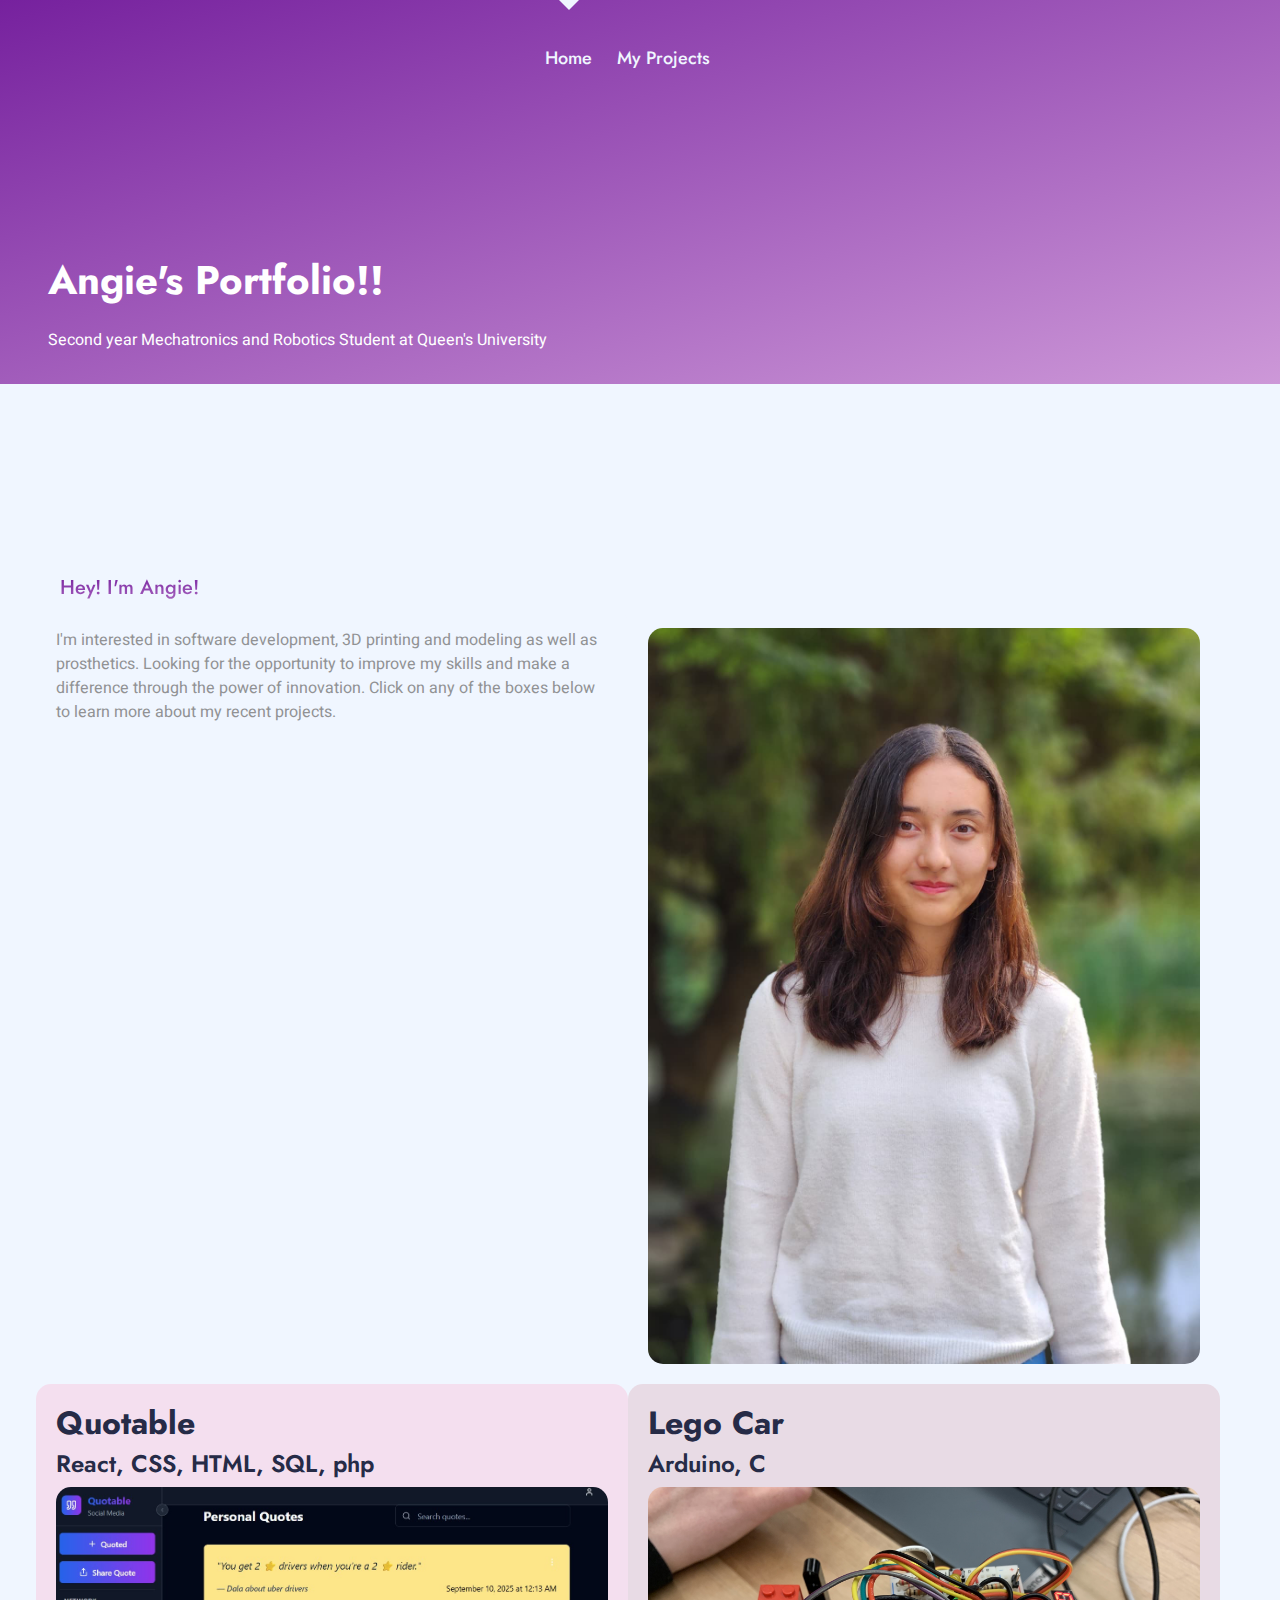
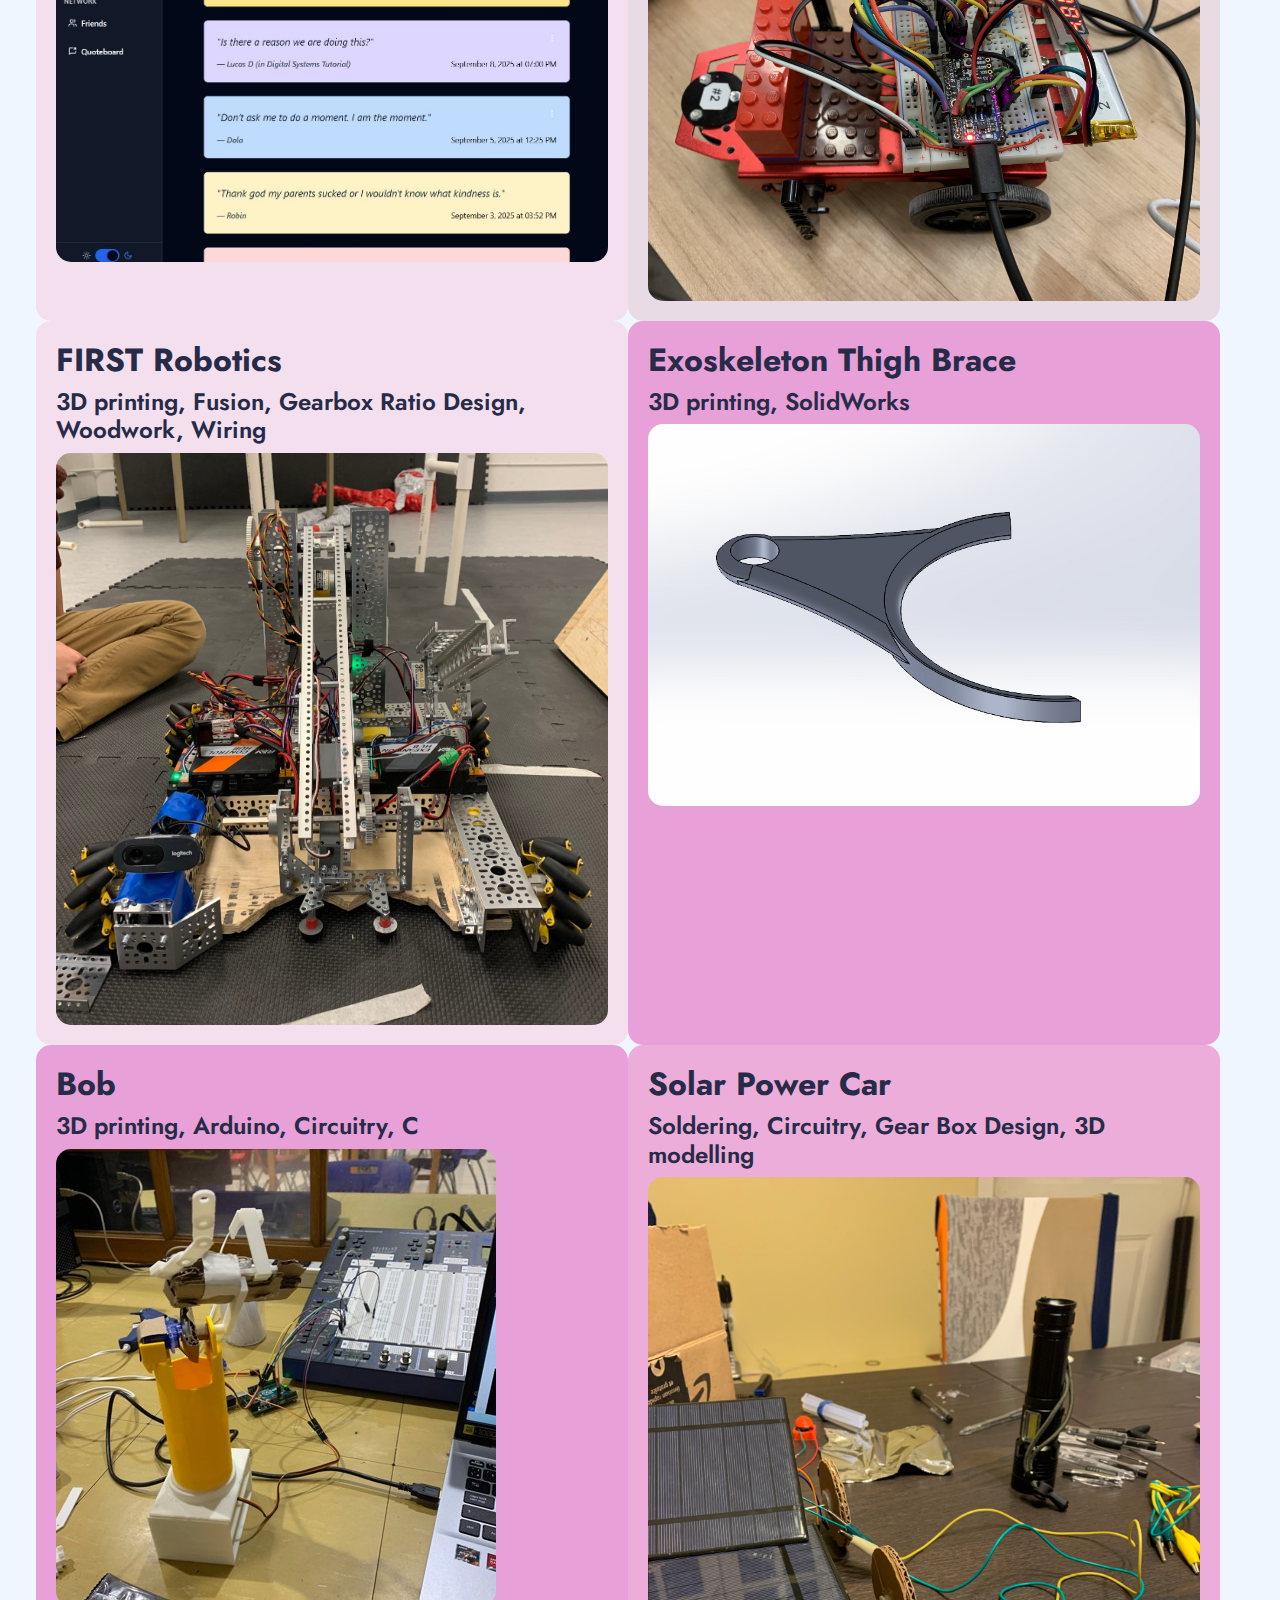
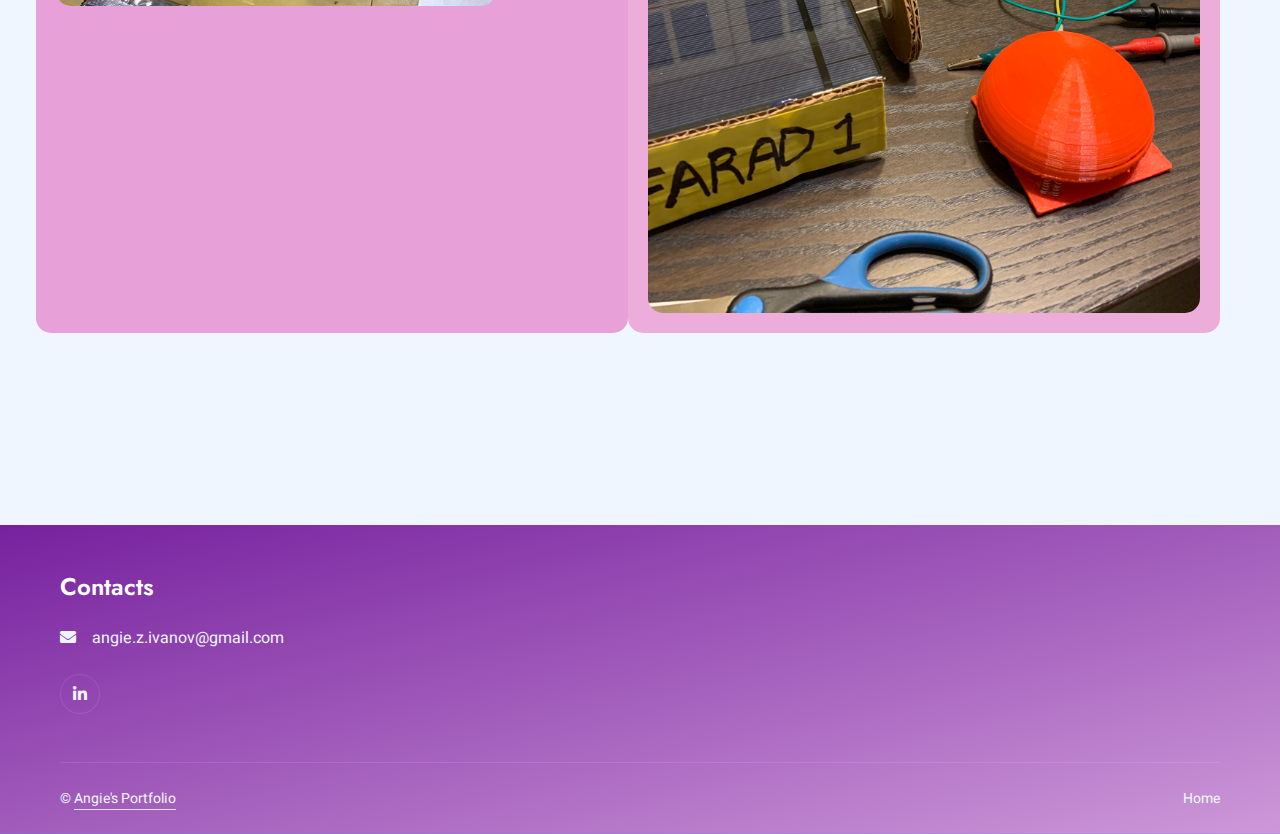
<file: index.html>
<!DOCTYPE html>
<html lang="en">

<head>
    <meta charset="utf-8">
    <title>Angie's Portfolio</title>
    <meta content="width=device-width, initial-scale=1.0" name="viewport">
    <meta content="" name="keywords">
    <meta content="" name="description">

    <!-- Google Web Fonts -->
    <link rel="preconnect" href="https://fonts.googleapis.com">
    <link rel="preconnect" href="https://fonts.gstatic.com" crossorigin>
    <link href="https://fonts.googleapis.com/css2?family=Heebo:wght@400;500&family=Jost:wght@500;600;700&display=swap" rel="stylesheet"> 
    <!-- Icon Font Stylesheet -->
    <link href="https://cdnjs.cloudflare.com/ajax/libs/font-awesome/5.10.0/css/all.min.css" rel="stylesheet">
   

    <!-- Libraries Stylesheet -->
    <link href="HomePage/lib/animate/animate.min.css" rel="stylesheet">
    <link href="HomePage/lib/owlcarousel/assets/owl.carousel.min.css" rel="stylesheet">

    <!-- Customized Bootstrap Stylesheet -->
    <link href="HomePage/css/bootstrap.min.css" rel="stylesheet">

    <!-- Main CSS Stylesheet -->
    <link href="HomePage/css/style.css" rel="stylesheet">
</head>

<body data-bs-spy="scroll" data-bs-target=".navbar" data-bs-offset="51">
    <div class="container-xxl bg-white p-0">

        <!------------------------------- NavBar ---------------------------------------------->
        <div class="container-xxl position-relative p-0" id="home">
            <nav class="navbar navbar-expand-lg navbar-light px-4 px-lg-5 py-3 py-lg-0 d-flex align-items-center justify-content-between">
                <!-- Left: Logo -->
<!--                 <a href="" class="navbar-brand p-0">
                    <h1 class="m-0">Angie's Portfolio</h1>
                </a> -->

                <!-- Right: Toggler (mobile only) -->
                <button class="navbar-toggler ms-auto" type="button" data-bs-toggle="collapse" data-bs-target="#navbarCollapse">
                    <span class="fa fa-bars"></span>
                </button>

                <!-- Collapse Nav (centered links only) -->
                <div class="collapse navbar-collapse justify-content-center" id="navbarCollapse">
                    <div class="navbar-nav py-0">
                        <a href="#home" class="nav-item nav-link active">Home</a>
                        <a href="#about" class="nav-item nav-link">My Projects</a>
                    </div>
                </div>
              
            </nav>

           <div class="container-xxl bg-primary hero-header">
  <div class="container px-lg-5">
    <div class="row align-items-center justify-content-between">
      
      <!-- Left: Text -->
      <div class="col-lg-6 text-center text-lg-start">
        <h1 class="text-white mb-4 animated slideInDown">Angie's Portfolio!!</h1>
        <p class="text-white pb-3 animated slideInDown">
          Second year Mechatronics and Robotics Student at Queen's University
        </p>
      </div>

      <!-- Right: Image -->
      <!-- <div class="col-lg-6 d-flex justify-content-center justify-content-lg-end align-items-center wow fadeInUp" data-wow-delay="0.3s">
        <img class="img-fluid hero-img" src="HomePage/img/headshot.jpeg" alt="Portfolio Image">
      </div> -->

    </div>
  </div>
</div>


<!--             <div class="container-xxl bg-primary hero-header">
                <div class="container px-lg-10">
                    <div class="row g-5">
                        <div class="col-lg-8 text-center text-lg-start">
                            <h1 class="text-white mb-4 animated slideInDown">Capture the chaos, one quote at a time.</h1>
                            <p class="text-white pb-3 animated slideInDown">Some Descriptions...Tempor rebum no at dolore lorem clita rebum rebum ipsum rebum stet dolor sed justo kasd. Ut dolor sed magna dolor sea diam. Sit diam sit justo amet ipsum vero ipsum clita lorem</p>
                            <a href="" class="btn btn-primary-gradient py-sm-3 px-4 px-sm-5 rounded-pill me-3 animated slideInLeft">Get App</a>
                        </div>
                        <div class="col-lg-4 d-flex justify-content-center justify-content-lg-end wow fadeInUp" data-wow-delay="0.3s">

                             <div class="owl-carousel screenshot-carousel">
                                <img class="img-fluid" src="HomePage/img/index1.jpg" alt="">
                                <img class="img-fluid" src="HomePage/img/index2.jpg" alt="">
                                <img class="img-fluid" src="HomePage/img/index3.jpg" alt="">
                                <img class="img-fluid" src="HomePage/img/index4.jpg" alt="">
                                <img class="img-fluid" src="HomePage/img/index2.jpg" alt="">
                            </div> -->
                        </div>
                    </div>
                </div>
            </div> 
        </div>
        <!-- Navbar End Here -->


        <!-- About Start -->
        <div class="container-xxl py-5" id="about">
            <div class="container py-5 px-lg-5">
                <div class="row g-5 align-items-center">
                        <h5 class="text-primary-gradient fw-medium">Hey! I'm Angie!</h5>
                        <!-- <div class="intro" style="background-color: #da96ce;">
                        <h1 class="mb-4" style="color: #ffffff;">Check out my recent projects.... </h1>
                        <p class="mb-4" style="color: #ffffff;">I'm interested in software development, 3D printing and modeling as well as prosthetics.
                             Looking for the opportunity to improve my skills and make a difference through the power of innovation. Click on 
                            any of the boxes below to learn more about my recent projects. 
                        </p>
                    </div> -->

                      <div class ="row">
                    <div class="column" style="background-color: #F0F6FF">
                        <p>I'm interested in software development, 3D printing and modeling as well as prosthetics.
                             Looking for the opportunity to improve my skills and make a difference through the power of innovation. Click on 
                            any of the boxes below to learn more about my recent projects. </p>
                    </div>
                    <div class="column" style="background-color: #F0F6FF">
                       
                        <img class="img-fluid hero-img" src="HomePage/img/headshot.jpeg" alt="Portfolio Image">

                    </div>
                    </div>
<!-- 
                  <div class ="row">
                      <div class="column" style="background-color: #b673a7">
                        <a href="diffy.html" style="text-decoration: none; color: inherit">
                        <h2>Sediment Consistency Sampler</h2>
                         <h4>SolidWorks, 3D printing</h4>
                        <img class="img-fluid hero-img" src="HomePage/img/assm1.png" alt="Portfolio Image">
                        </a>
                    </div>
                     <div class="column" style="background-color: #f4dfef">
                        <a href="lens.html" style="text-decoration: none; color: inherit">
                        <h2>Centrifugal Lens</h2>
                        <h4>SolidWorks, 3D printing</h4>
                        <img class="img-fluid hero-img" src="HomePage/img/lens1.png" alt="Portfolio Image">
                        </a>
                    </div>
                    </div> -->

                  <div class ="row">
                    <div class="column" style="background-color: #f4dfef">
                        <a href="Quotable.html" style="text-decoration: none; color: inherit">
                        <h2>Quotable</h2>
                        <h4>React, CSS, HTML, SQL, php</h4>
                        <img class="img-fluid hero-img" src="HomePage/img/quotable.jpg" alt="Portfolio Image">
                        </a>
                    </div>
                    <div class="column" style="background-color: #e8dbe5">
                         <a href="Pike.html" style="text-decoration: none; color: inherit">
                        <h2>Lego Car</h2>
                         <h4>Arduino, C</h4>
                        <img class="img-fluid hero-img" src="HomePage/img/pike.jpg" alt="Portfolio Image">
                        </a>
                    </div>
                    </div>

                    
                    <div class ="row">
                    <div class="column" style="background-color: #f4dfef">
                        <a href="FTC.html" style="text-decoration: none; color: inherit">
                        <h2>FIRST Robotics</h2>
                         <h4>3D printing, Fusion, Gearbox Ratio Design, Woodwork, Wiring</h4>
                        <img class="img-fluid hero-img" src="HomePage/img/FTC.jpg" alt="Portfolio Image">
                        </a>
                    </div>
                    <div class="column" style="background-color: #e8a0d8">
                         <a href="Brace.html" style="text-decoration: none; color: inherit">
                        <h2>Exoskeleton Thigh Brace</h2>
                         <h4>3D printing, SolidWorks</h4>
                         <!--Image-->
                        <img class="img-fluid hero-img" src="HomePage/img/thigh_brace.jpg" alt="Portfolio Image">
                        </a>
                    </div>
                    </div>

                      <div class ="row">
                   <div class="column" style="background-color: #e8a0d8">
                        <a href="Bob.html" style="text-decoration: none; color: inherit">
                        <h2>Bob</h2>
                         <h4>3D printing, Arduino, Circuitry, C</h4>
                        <img class="img-fluid hero-img" src="HomePage/img/bob.jpg" alt="Portfolio Image">
                        </a>
                    </div>
                       <div class="column" style="background-color: #ecadda">
                       <a href="farad.html" style="text-decoration: none; color: inherit">
                        <h2>Solar Power Car</h2>
                         <h4>Soldering, Circuitry, Gear Box Design, 3D modelling</h4>
                       <img class="img-fluid hero-img" src="HomePage/img/farad.JPG" alt="Portfolio Image">
                        </a>
                    </div>
                    </div>

                    <!--idk if I want to add the water filtration unit tbh-->
                     <!-- <div class ="row">
                    <div class="column" style="background-color: #fea5e9">
                        <a href="Filter.html" style="text-decoration: none; color: inherit">
                        <h2>Water Filtration Unit</h2>
                       <img class="img-fluid hero-img" src="" alt="Portfolio Image">
                        </a>
                    </div>
                       <div class="column" style="background-color: #F0F6FF">
                    </div>
                    </div> -->

                   </div>

                </div>
            </div>
        </div>
        <!-- About End -->

        <!-- Footer Start -->
        <div class="container-fluid bg-primary text-light footer wow fadeIn" data-wow-delay="0.1s">
            <div class="container py-5 px-lg-5">
                <div class="row g-5">
                    <div class="col-md-6 col-lg-3">
                        <h4 class="text-white mb-4">Contacts</h4>

                        <p><i class="fa fa-envelope me-3"></i>angie.z.ivanov@gmail.com</p>
                        <div class="d-flex pt-2">
                            <a class="btn btn-outline-light btn-social" href="https://www.linkedin.com/in/angie-ivanov2006" traget="_blank"><i class="fab fa-linkedin-in"></i></a>
                        </div>
                    </div>
                    <div class="col-md-6 col-lg-3">
                        <!-- <h4 class="text-white mb-4">Quick Link</h4> -->
                        <!-- <a class="btn btn-link" href="">My Projects</a> -->
                        <!-- <a class="btn btn-link" href="">Privacy Policy</a>
                        <a class="btn btn-link" href="">Terms & Condition</a> -->
                    </div>
                    
                </div>
            </div>
            <div class="container px-lg-5">
                <div class="copyright">
                    <div class="row">
                        <div class="col-md-6 text-center text-md-start mb-3 mb-md-0">
                            &copy; <a class="border-bottom" href="#about">Angie's Portfolio</a> 
                        </div>
                        <div class="col-md-6 text-center text-md-end">
                            <div class="footer-menu">
                                <a href="#home">Home</a>
                            </div>
                        </div>
                    </div>
                </div>
            </div>
        </div>
        <!-- Footer End -->

    </div>

    <!-- JavaScript Libraries -->
    <script src="https://code.jquery.com/jquery-3.4.1.min.js"></script>
    <script src="https://cdn.jsdelivr.net/npm/bootstrap@5.0.0/dist/js/bootstrap.bundle.min.js"></script>
    <script src="HomePage/lib/wow/wow.min.js"></script>
    <script src="HomePage/lib/owlcarousel/owl.carousel.min.js"></script>

    <!-- Main Javascript -->

    <!-- <script src="HomePage/js/main.js"></script> -->

<!--     <script src="HomePage/js/main.js"></script> -->

</body>
</file>
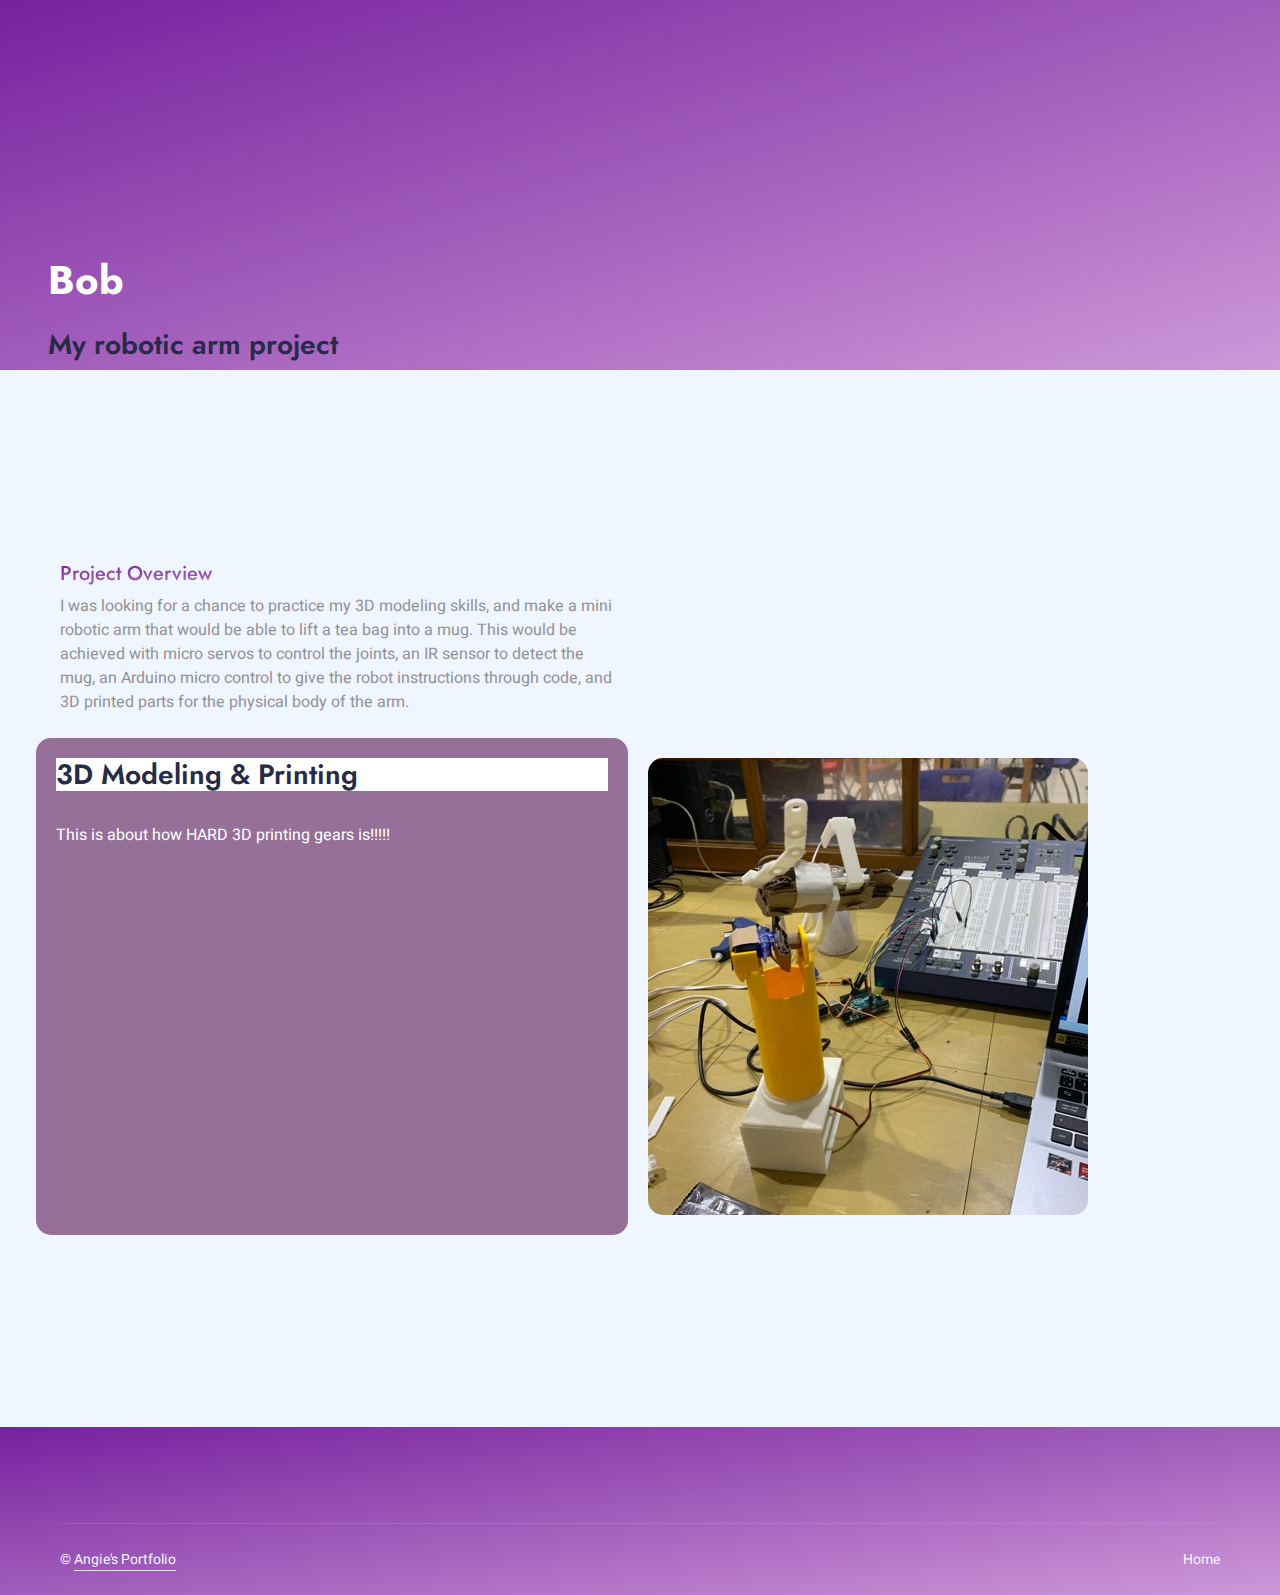
<file: Bob.html>
<!DOCTYPE html>
<html lang="en">

<head>
    <meta charset="utf-8">
    <title>Quotable</title>
    <meta content="width=device-width, initial-scale=1.0" name="viewport">
    <meta content="" name="keywords">
    <meta content="" name="description">

    <!-- Google Web Fonts -->
    <link rel="preconnect" href="https://fonts.googleapis.com">
    <link rel="preconnect" href="https://fonts.gstatic.com" crossorigin>
    <link href="https://fonts.googleapis.com/css2?family=Heebo:wght@400;500&family=Jost:wght@500;600;700&display=swap" rel="stylesheet"> 
    <!-- Icon Font Stylesheet -->
    <link href="https://cdnjs.cloudflare.com/ajax/libs/font-awesome/5.10.0/css/all.min.css" rel="stylesheet">
   

    <!-- Libraries Stylesheet -->
    <link href="HomePage/lib/animate/animate.min.css" rel="stylesheet">
    <link href="HomePage/lib/owlcarousel/assets/owl.carousel.min.css" rel="stylesheet">

    <!-- Customized Bootstrap Stylesheet -->
    <link href="HomePage/css/bootstrap.min.css" rel="stylesheet">

    <!-- Main CSS Stylesheet -->
    <link href="HomePage/css/style.css" rel="stylesheet">
</head>

<body data-bs-spy="scroll" data-bs-target=".navbar" data-bs-offset="51">
    <div class="container-xxl bg-white p-0">

        <!------------------------------- NavBar ---------------------------------------------->
        <div class="container-xxl position-relative p-0" id="home">
            <nav class="navbar navbar-expand-lg navbar-light px-4 px-lg-5 py-3 py-lg-0 d-flex align-items-center justify-content-between">
                <!-- Left: Logo -->
<!--                 <a href="" class="navbar-brand p-0">
                    <h1 class="m-0">Angie's Portfolio</h1>
                </a> -->

                <!-- Right: Toggler (mobile only) -->
                <button class="navbar-toggler ms-auto" type="button" data-bs-toggle="collapse" data-bs-target="#navbarCollapse">
                    <span class="fa fa-bars"></span>
                </button>

                <!-- Collapse Nav (centered links only) -->
                <div class="collapse navbar-collapse justify-content-center" id="navbarCollapse">
                    <div class="navbar-nav py-0">
                        <!-- <a href="index.html" class="nav-item nav-link active">Home</a> -->
                        <!-- <a href="#about" class="nav-item nav-link">My Projects</a> -->
                    </div>
                </div>
              
            </nav>

           <div class="container-l bg-primary hero-header">
  <div class="container px-lg-5">
    <div class="row align-items-center justify-content-between">
      
      <div class="col-lg-6 text-center text-lg-start">
        <h1 class="text-white mb-4 animated slideInDown">Bob</h1>
        <h3>My robotic arm project</h3>
      </div>

    </div>
  </div>
</div>


<!--             <div class="container-xxl bg-primary hero-header">
                <div class="container px-lg-10">
                    <div class="row g-5">
                        <div class="col-lg-8 text-center text-lg-start">
                            <h1 class="text-white mb-4 animated slideInDown">Capture the chaos, one quote at a time.</h1>
                            <p class="text-white pb-3 animated slideInDown">Some Descriptions...Tempor rebum no at dolore lorem clita rebum rebum ipsum rebum stet dolor sed justo kasd. Ut dolor sed magna dolor sea diam. Sit diam sit justo amet ipsum vero ipsum clita lorem</p>
                            <a href="" class="btn btn-primary-gradient py-sm-3 px-4 px-sm-5 rounded-pill me-3 animated slideInLeft">Get App</a>
                        </div>
                        <div class="col-lg-4 d-flex justify-content-center justify-content-lg-end wow fadeInUp" data-wow-delay="0.3s">

                             <div class="owl-carousel screenshot-carousel">
                                <img class="img-fluid" src="HomePage/img/index1.jpg" alt="">
                                <img class="img-fluid" src="HomePage/img/index2.jpg" alt="">
                                <img class="img-fluid" src="HomePage/img/index3.jpg" alt="">
                                <img class="img-fluid" src="HomePage/img/index4.jpg" alt="">
                                <img class="img-fluid" src="HomePage/img/index2.jpg" alt="">
                            </div> -->
                        </div>
                    </div>
                </div>
            </div> 
        </div>
        <!-- Navbar End Here -->


        <!-- About Start -->
        <div class="container-xxl py-5" id="about">
            <div class="container py-5 px-lg-5">
                <div class="row g-5 align-items-center">
                    <div class="col-lg-6 wow fadeInUp" data-wow-delay="0.1s">
                        <h5 class="text-primary-gradient fw-medium">Project Overview</h5>
                        <!-- <h1 class="mb-4">Check out my recent projects.... </h1> -->
                        <p class="mb-4">I was looking for a chance to practice my 3D modeling skills, and make a mini robotic arm that would be able
                            to lift a tea bag into a mug. This would be achieved with micro servos to control the joints, an IR sensor to detect the mug,
                            an Arduino micro control to give the robot instructions through code, and 3D printed parts for the physical body of the arm.
                        </p>
                    </div>

                  <!-- <div class ="row">
                    <div class="column" style="background-color: #f4dfef">
                        <h2>Quotable</h2>
                        <img class="img-fluid hero-img" src="HomePage/img/quotable.jpg" alt="Portfolio Image">
                    </div>
                    <div class="column" style="background-color: #e8a0d8">
                        <h2>Bob</h2>
                        <img class="img-fluid hero-img" src="HomePage/img/bob.jpg" alt="Portfolio Image">
                    </div>
                    </div> -->

                    <div class ="row">
                        <div class="column" style="background-color: #957098" >
                            <h3 style="background-color: #ffffff;">3D Modeling & Printing</h3>
                            <p style="color: #ffffff;">
                                <br>
                                This is about how HARD 3D printing gears is!!!!! 
                            </p>
                        </div>
                        <div class="column" style="background-color: #F0F6FF">
                                 <img class="img-fluid hero-img" src="HomePage/img/bob.jpg" alt="Portfolio Image">
                        </div>
                    </div>

                   </div>

                </div>
            </div>
        </div>
        <!-- About End -->

        <!-- Footer Start -->
        <div class="container-fluid bg-primary text-light footer wow fadeIn" data-wow-delay="0.1s">
            <div class="container py-5 px-lg-5">
            </div>
            <div class="container px-lg-5">
                <div class="copyright">
                    <div class="row">
                        <div class="col-md-6 text-center text-md-start mb-3 mb-md-0">
                            &copy; <a class="border-bottom" href="#about">Angie's Portfolio</a> 
                        </div>
                        <div class="col-md-6 text-center text-md-end">
                            <div class="footer-menu">
                                <a href="#home">Home</a>
                            </div>
                        </div>
                    </div>
                </div>
            </div>
        </div>
        <!-- Footer End -->

    </div>

    <!-- JavaScript Libraries -->
    <script src="https://code.jquery.com/jquery-3.4.1.min.js"></script>
    <script src="https://cdn.jsdelivr.net/npm/bootstrap@5.0.0/dist/js/bootstrap.bundle.min.js"></script>
    <script src="HomePage/lib/wow/wow.min.js"></script>
    <script src="HomePage/lib/owlcarousel/owl.carousel.min.js"></script>

    <!-- Main Javascript -->

    <!-- <script src="HomePage/js/main.js"></script> -->

<!--     <script src="HomePage/js/main.js"></script> -->

</body>
</file>
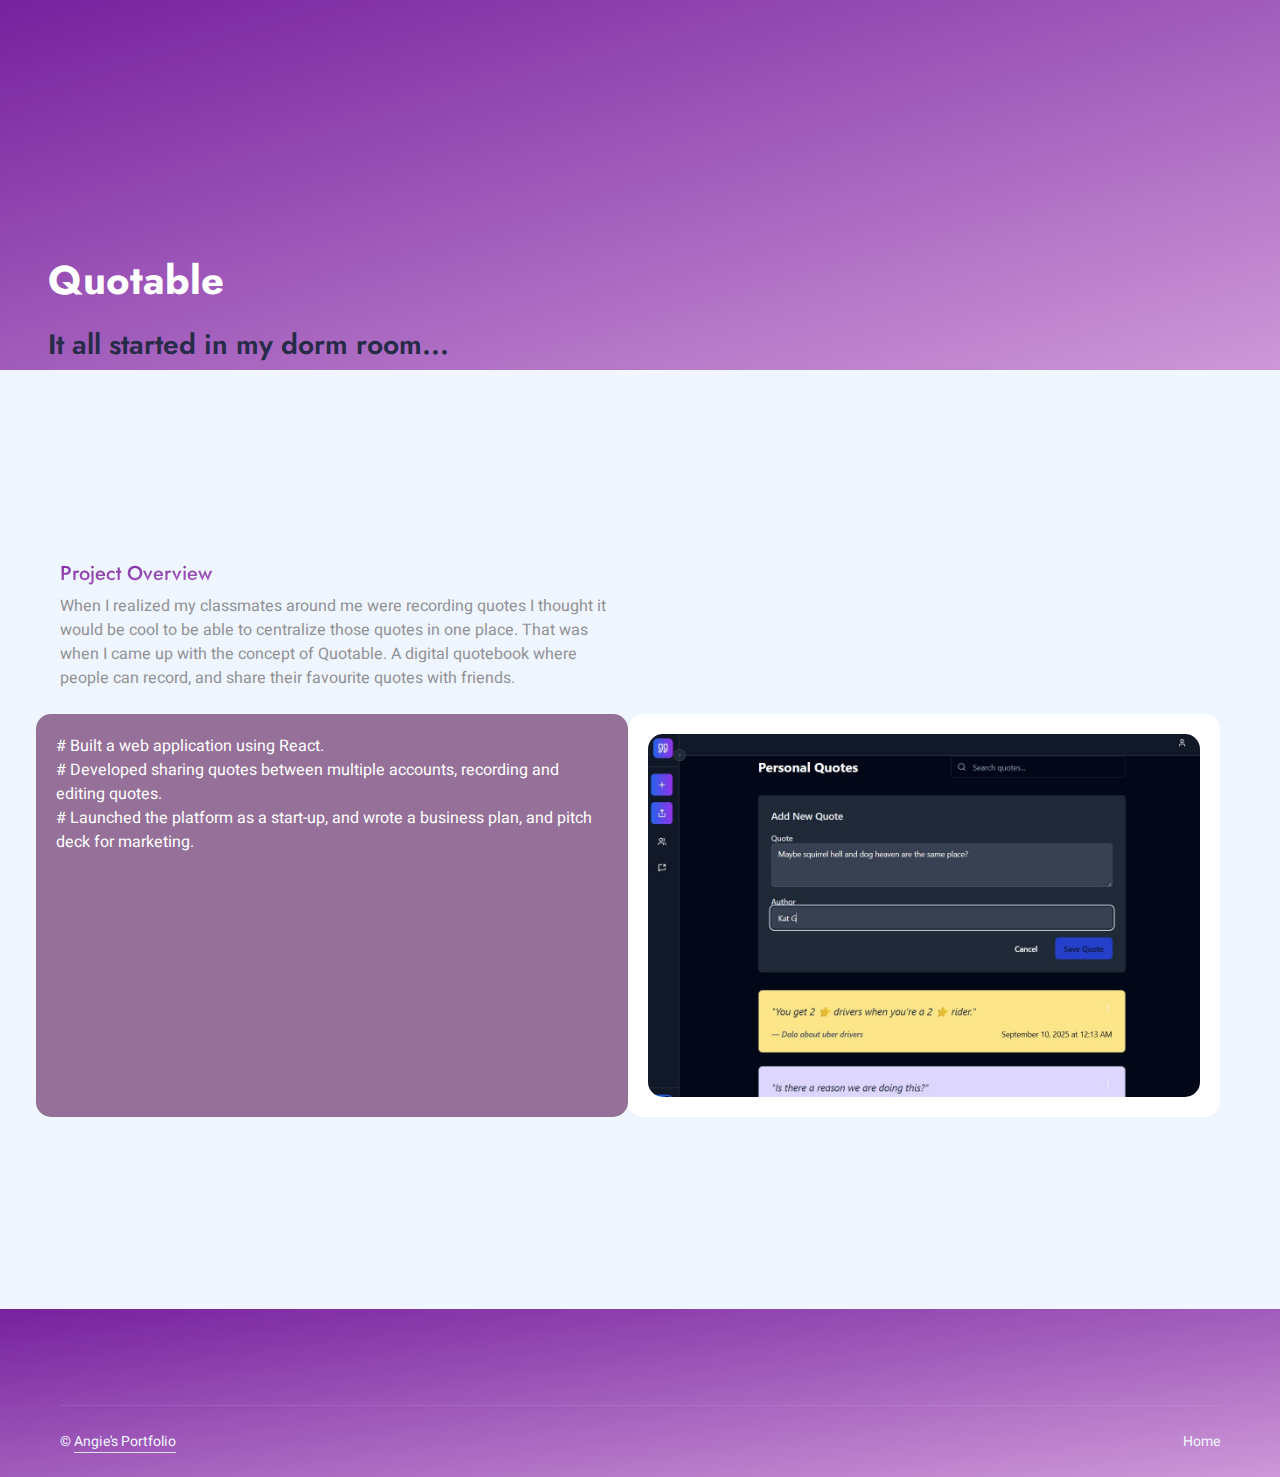
<file: Brace.html>
<!DOCTYPE html>
<html lang="en">

<head>
    <meta charset="utf-8">
    <title>Quotable</title>
    <meta content="width=device-width, initial-scale=1.0" name="viewport">
    <meta content="" name="keywords">
    <meta content="" name="description">

    <!-- Google Web Fonts -->
    <link rel="preconnect" href="https://fonts.googleapis.com">
    <link rel="preconnect" href="https://fonts.gstatic.com" crossorigin>
    <link href="https://fonts.googleapis.com/css2?family=Heebo:wght@400;500&family=Jost:wght@500;600;700&display=swap" rel="stylesheet"> 
    <!-- Icon Font Stylesheet -->
    <link href="https://cdnjs.cloudflare.com/ajax/libs/font-awesome/5.10.0/css/all.min.css" rel="stylesheet">
   

    <!-- Libraries Stylesheet -->
    <link href="HomePage/lib/animate/animate.min.css" rel="stylesheet">
    <link href="HomePage/lib/owlcarousel/assets/owl.carousel.min.css" rel="stylesheet">

    <!-- Customized Bootstrap Stylesheet -->
    <link href="HomePage/css/bootstrap.min.css" rel="stylesheet">

    <!-- Main CSS Stylesheet -->
    <link href="HomePage/css/style.css" rel="stylesheet">
</head>

<body data-bs-spy="scroll" data-bs-target=".navbar" data-bs-offset="51">
    <div class="container-xxl bg-white p-0">

        <!------------------------------- NavBar ---------------------------------------------->
        <div class="container-xxl position-relative p-0" id="home">
            <nav class="navbar navbar-expand-lg navbar-light px-4 px-lg-5 py-3 py-lg-0 d-flex align-items-center justify-content-between">
                <!-- Left: Logo -->
<!--                 <a href="" class="navbar-brand p-0">
                    <h1 class="m-0">Angie's Portfolio</h1>
                </a> -->

                <!-- Right: Toggler (mobile only) -->
                <button class="navbar-toggler ms-auto" type="button" data-bs-toggle="collapse" data-bs-target="#navbarCollapse">
                    <span class="fa fa-bars"></span>
                </button>

                <!-- Collapse Nav (centered links only) -->
                <div class="collapse navbar-collapse justify-content-center" id="navbarCollapse">
                    <div class="navbar-nav py-0">
                        <!-- <a href="index.html" class="nav-item nav-link active">Home</a> -->
                        <!-- <a href="#about" class="nav-item nav-link">My Projects</a> -->
                    </div>
                </div>
              
            </nav>

           <div class="container-l bg-primary hero-header">
  <div class="container px-lg-5">
    <div class="row align-items-center justify-content-between">
      
      <div class="col-lg-6 text-center text-lg-start">
        <h1 class="text-white mb-4 animated slideInDown">Quotable</h1>
        <h3>It all started in my dorm room...</h3>
      </div>

    </div>
  </div>
</div>


<!--             <div class="container-xxl bg-primary hero-header">
                <div class="container px-lg-10">
                    <div class="row g-5">
                        <div class="col-lg-8 text-center text-lg-start">
                            <h1 class="text-white mb-4 animated slideInDown">Capture the chaos, one quote at a time.</h1>
                            <p class="text-white pb-3 animated slideInDown">Some Descriptions...Tempor rebum no at dolore lorem clita rebum rebum ipsum rebum stet dolor sed justo kasd. Ut dolor sed magna dolor sea diam. Sit diam sit justo amet ipsum vero ipsum clita lorem</p>
                            <a href="" class="btn btn-primary-gradient py-sm-3 px-4 px-sm-5 rounded-pill me-3 animated slideInLeft">Get App</a>
                        </div>
                        <div class="col-lg-4 d-flex justify-content-center justify-content-lg-end wow fadeInUp" data-wow-delay="0.3s">

                             <div class="owl-carousel screenshot-carousel">
                                <img class="img-fluid" src="HomePage/img/index1.jpg" alt="">
                                <img class="img-fluid" src="HomePage/img/index2.jpg" alt="">
                                <img class="img-fluid" src="HomePage/img/index3.jpg" alt="">
                                <img class="img-fluid" src="HomePage/img/index4.jpg" alt="">
                                <img class="img-fluid" src="HomePage/img/index2.jpg" alt="">
                            </div> -->
                        </div>
                    </div>
                </div>
            </div> 
        </div>
        <!-- Navbar End Here -->


        <!-- About Start -->
        <div class="container-xxl py-5" id="about">
            <div class="container py-5 px-lg-5">
                <div class="row g-5 align-items-center">
                    <div class="col-lg-6 wow fadeInUp" data-wow-delay="0.1s">
                        <h5 class="text-primary-gradient fw-medium">Project Overview</h5>
                        <!-- <h1 class="mb-4">Check out my recent projects.... </h1> -->
                        <p class="mb-4">When I realized my classmates around me were recording quotes I thought it would be cool to be able to centralize those quotes in one place. That was when I came up with the concept of Quotable. 
                            A digital quotebook where people can record, and share their favourite quotes with friends. 
                        </p>
                    </div>

                  <!-- <div class ="row">
                    <div class="column" style="background-color: #f4dfef">
                        <h2>Quotable</h2>
                        <img class="img-fluid hero-img" src="HomePage/img/quotable.jpg" alt="Portfolio Image">
                    </div>
                    <div class="column" style="background-color: #e8a0d8">
                        <h2>Bob</h2>
                        <img class="img-fluid hero-img" src="HomePage/img/bob.jpg" alt="Portfolio Image">
                    </div>
                    </div> -->

                    <div class ="row">
                        <div class="column" style="background-color: #957098" >
                            <p style="color: #ffffff;">
                                # Built a web application using React.<br>
                                # Developed sharing quotes between multiple accounts, recording and editing quotes.<br>
                                # Launched the platform as a start-up, and wrote a business plan, and pitch deck for marketing.<br>
                            </p>
                        </div>
                        <div class="column" style="background-color: #ffffff">
                                 <img class="img-fluid hero-img" src="HomePage/img/quotes.jpg" alt="Portfolio Image">
                        </div>
                    </div>

                   </div>

                </div>
            </div>
        </div>
        <!-- About End -->

        <!-- Footer Start -->
        <div class="container-fluid bg-primary text-light footer wow fadeIn" data-wow-delay="0.1s">
            <div class="container py-5 px-lg-5">
            </div>
            <div class="container px-lg-5">
                <div class="copyright">
                    <div class="row">
                        <div class="col-md-6 text-center text-md-start mb-3 mb-md-0">
                            &copy; <a class="border-bottom" href="#about">Angie's Portfolio</a> 
                        </div>
                        <div class="col-md-6 text-center text-md-end">
                            <div class="footer-menu">
                                <a href="#home">Home</a>
                            </div>
                        </div>
                    </div>
                </div>
            </div>
        </div>
        <!-- Footer End -->

    </div>

    <!-- JavaScript Libraries -->
    <script src="https://code.jquery.com/jquery-3.4.1.min.js"></script>
    <script src="https://cdn.jsdelivr.net/npm/bootstrap@5.0.0/dist/js/bootstrap.bundle.min.js"></script>
    <script src="HomePage/lib/wow/wow.min.js"></script>
    <script src="HomePage/lib/owlcarousel/owl.carousel.min.js"></script>

    <!-- Main Javascript -->

    <!-- <script src="HomePage/js/main.js"></script> -->

<!--     <script src="HomePage/js/main.js"></script> -->

</body>
</file>
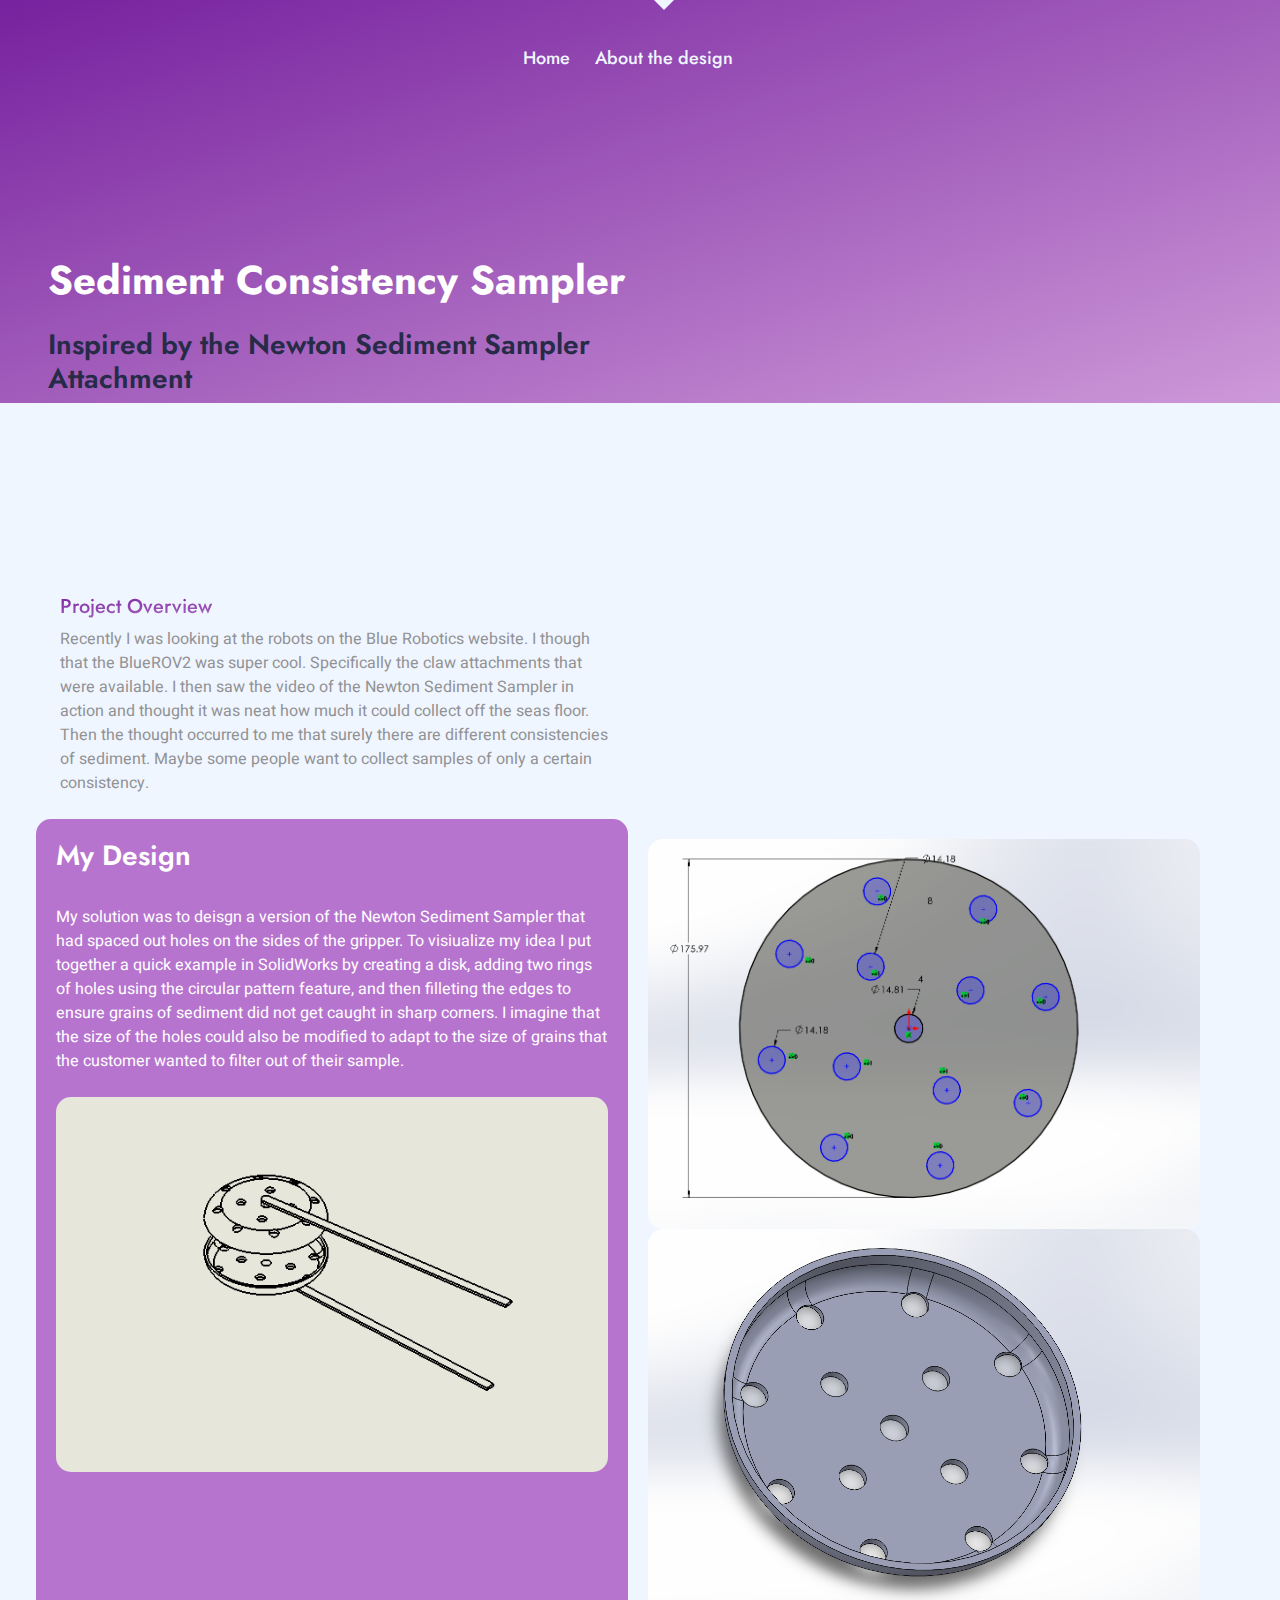
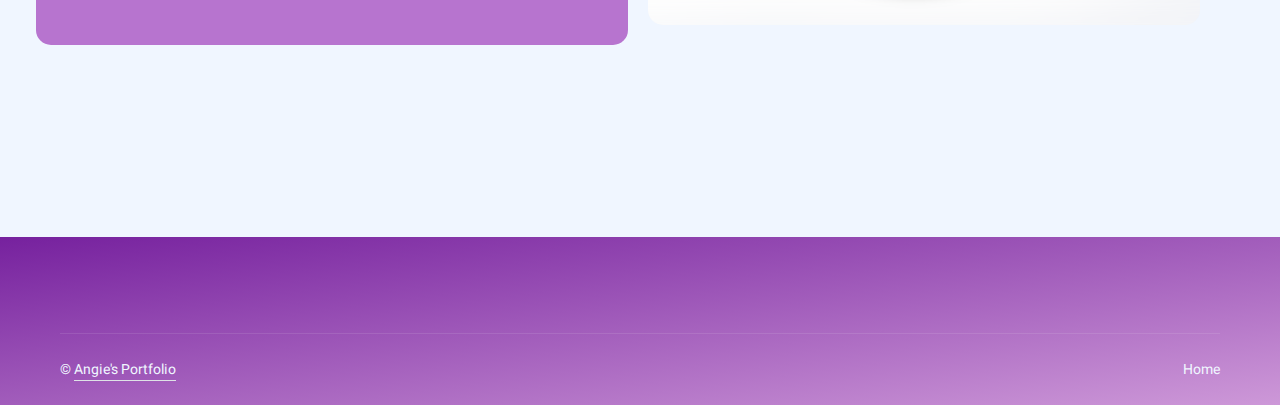
<file: diffy.html>
<!DOCTYPE html>
<html lang="en">

<head>
    <meta charset="utf-8">
    <title>Diffy</title>
    <meta content="width=device-width, initial-scale=1.0" name="viewport">
    <meta content="" name="keywords">
    <meta content="" name="description">

    <!-- Google Web Fonts -->
    <link rel="preconnect" href="https://fonts.googleapis.com">
    <link rel="preconnect" href="https://fonts.gstatic.com" crossorigin>
    <link href="https://fonts.googleapis.com/css2?family=Heebo:wght@400;500&family=Jost:wght@500;600;700&display=swap" rel="stylesheet"> 
    <!-- Icon Font Stylesheet -->
    <link href="https://cdnjs.cloudflare.com/ajax/libs/font-awesome/5.10.0/css/all.min.css" rel="stylesheet">
   

    <!-- Libraries Stylesheet -->
    <link href="HomePage/lib/animate/animate.min.css" rel="stylesheet">
    <link href="HomePage/lib/owlcarousel/assets/owl.carousel.min.css" rel="stylesheet">

    <!-- Customized Bootstrap Stylesheet -->
    <link href="HomePage/css/bootstrap.min.css" rel="stylesheet">

    <!-- Main CSS Stylesheet -->
    <link href="HomePage/css/style.css" rel="stylesheet">
</head>

<body data-bs-spy="scroll" data-bs-target=".navbar" data-bs-offset="51">
    <div class="container-xxl bg-white p-0">

        <!------------------------------- NavBar ---------------------------------------------->
        <div class="container-xxl position-relative p-0" id="home">
            <nav class="navbar navbar-expand-lg navbar-light px-4 px-lg-5 py-3 py-lg-0 d-flex align-items-center justify-content-between">
                <!-- Left: Logo -->
<!--                 <a href="" class="navbar-brand p-0">
                    <h1 class="m-0">Angie's Portfolio</h1>
                </a> -->

                <!-- Right: Toggler (mobile only) -->
                <button class="navbar-toggler ms-auto" type="button" data-bs-toggle="collapse" data-bs-target="#navbarCollapse">
                    <span class="fa fa-bars"></span>
                </button>

                <!-- Collapse Nav (centered links only) -->
                <div class="collapse navbar-collapse justify-content-center" id="navbarCollapse">
                    <div class="navbar-nav py-0">
                        <a href="index.html" class="nav-item nav-link active">Home</a>
                        <a href="#about" class="nav-item nav-link">About the design</a>
                    </div>
                </div>
              
            </nav>

           <div class="container-l bg-primary hero-header">
  <div class="container px-lg-5">
    <div class="row align-items-center justify-content-between">
      
      <div class="col-lg-6 text-center text-lg-start">
        <h1 class="text-white mb-4 animated slideInDown">Sediment Consistency Sampler</h1>
        <h3>Inspired by the Newton Sediment Sampler Attachment</h3>
      </div>
    </div>
  </div>
</div>


<!--             <div class="container-xxl bg-primary hero-header">
                <div class="container px-lg-10">
                    <div class="row g-5">
                        <div class="col-lg-8 text-center text-lg-start">
                            <h1 class="text-white mb-4 animated slideInDown">Capture the chaos, one quote at a time.</h1>
                            <p class="text-white pb-3 animated slideInDown">Some Descriptions...Tempor rebum no at dolore lorem clita rebum rebum ipsum rebum stet dolor sed justo kasd. Ut dolor sed magna dolor sea diam. Sit diam sit justo amet ipsum vero ipsum clita lorem</p>
                            <a href="" class="btn btn-primary-gradient py-sm-3 px-4 px-sm-5 rounded-pill me-3 animated slideInLeft">Get App</a>
                        </div>
                        <div class="col-lg-4 d-flex justify-content-center justify-content-lg-end wow fadeInUp" data-wow-delay="0.3s">

                             <div class="owl-carousel screenshot-carousel">
                                <img class="img-fluid" src="HomePage/img/index1.jpg" alt="">
                                <img class="img-fluid" src="HomePage/img/index2.jpg" alt="">
                                <img class="img-fluid" src="HomePage/img/index3.jpg" alt="">
                                <img class="img-fluid" src="HomePage/img/index4.jpg" alt="">
                                <img class="img-fluid" src="HomePage/img/index2.jpg" alt="">
                            </div> -->
                        </div>
                    </div>
                </div>
            </div> 
        </div>
        <!-- Navbar End Here -->


        <!-- About Start -->
        <div class="container-xxl py-5" id="about">
            <div class="container py-5 px-lg-5">
                <div class="row g-5 align-items-center">
                    <div class="col-lg-6 wow fadeInUp" data-wow-delay="0.1s">
                        <h5 class="text-primary-gradient fw-medium">Project Overview</h5>
                        <!-- <h1 class="mb-4">Check out my recent projects.... </h1> -->
                        <p class="mb-4"> Recently I was looking at the robots on the Blue Robotics website. I though that the BlueROV2 was super cool. Specifically the 
                            claw attachments that were available. I then saw the video of the Newton Sediment Sampler in action and thought it was neat how much it could 
                            collect off the seas floor. Then the thought occurred to me that surely there are different consistencies of sediment. Maybe some people want
                            to collect samples of only a certain consistency.
                        </p>
                    </div>

                  <!-- <div class ="row">
                    <div class="column" style="background-color: #f4dfef">
                        <h2>Quotable</h2>
                        <img class="img-fluid hero-img" src="HomePage/img/quotable.jpg" alt="Portfolio Image">
                    </div>
                    <div class="column" style="background-color: #e8a0d8">
                        <h2>Bob</h2>
                        <img class="img-fluid hero-img" src="HomePage/img/bob.jpg" alt="Portfolio Image">
                    </div>
                    </div> -->

                    <div class ="row">
                        <div class="column" style="background-color: #b774cf" >
                             <h3 style="color: #ffffff;">My Design</h3>
                            <p style="color: #ffffff;">
                                <br>
                                My solution was to deisgn a version of the Newton Sediment Sampler that had spaced out holes on the sides of the gripper.
                                To visiualize my idea I put together a quick example in SolidWorks by creating a disk, adding two rings of holes using the circular pattern feature,
                                and then filleting the edges to ensure grains of sediment did not get caught in sharp corners. I imagine that the size of the holes could also be modified to 
                                adapt to the size of grains that the customer wanted to filter out of their sample. <br><Br>
                                 <img class="img-fluid hero-img" src="HomePage/img/drawing_claw.png" alt="Portfolio Image">
                                <br>
                            </p>
                        </div>
                        <div class="column" style="background-color: #F0F6FF">
                                 <img class="img-fluid hero-img" src="HomePage/img/sketch_sides.png" alt="Portfolio Image">
                                 <img class="img-fluid hero-img" src="HomePage/img/half_claw.png" alt="Portfolio Image">
                        </div>
                    </div>

                    <!-- <div class ="row">
                        <div class="column" style="background-color: #ad44b5" >
                             <h3 style="color: #ffffff;">Designing the Gearbox</h3>
                            <p style="color: #ffffff;">
                               <br>
                
                            </p>
                        </div>
                        <div class="column" style="background-color: #F0F6FF">
                        
                        </div>
                    </div> -->

                   </div>

                </div>
            </div>
        </div>
        <!-- About End -->

        <!-- Footer Start -->
        <div class="container-fluid bg-primary text-light footer wow fadeIn" data-wow-delay="0.1s">
            <div class="container py-5 px-lg-5">
            </div>
            <div class="container px-lg-5">
                <div class="copyright">
                    <div class="row">
                        <div class="col-md-6 text-center text-md-start mb-3 mb-md-0">
                            &copy; <a class="border-bottom" href="#about">Angie's Portfolio</a> 
                        </div>
                        <div class="col-md-6 text-center text-md-end">
                            <div class="footer-menu">
                                <a href="#home">Home</a>
                            </div>
                        </div>
                    </div>
                </div>
            </div>
        </div>
        <!-- Footer End -->

    </div>

    <!-- JavaScript Libraries -->
    <script src="https://code.jquery.com/jquery-3.4.1.min.js"></script>
    <script src="https://cdn.jsdelivr.net/npm/bootstrap@5.0.0/dist/js/bootstrap.bundle.min.js"></script>
    <script src="HomePage/lib/wow/wow.min.js"></script>
    <script src="HomePage/lib/owlcarousel/owl.carousel.min.js"></script>

    <!-- Main Javascript -->

    <!-- <script src="HomePage/js/main.js"></script> -->

<!--     <script src="HomePage/js/main.js"></script> -->

</body>
</file>
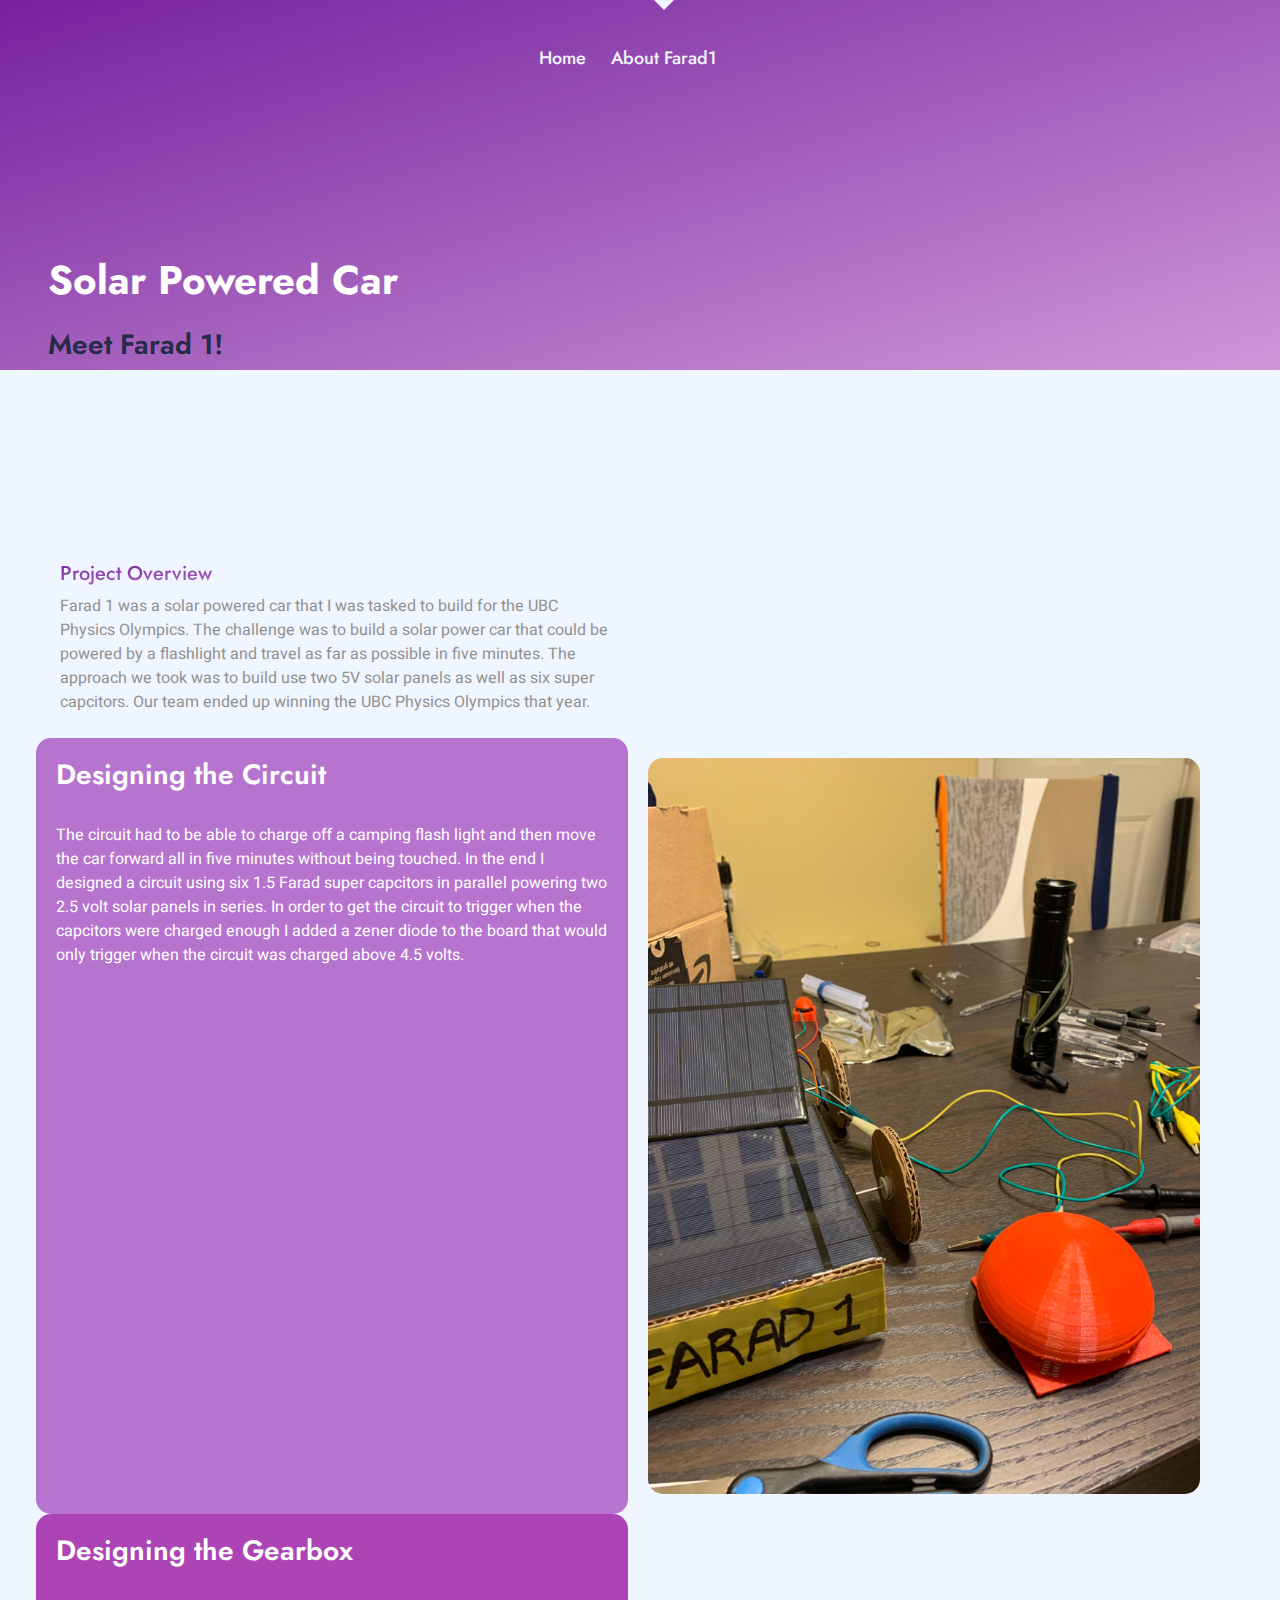
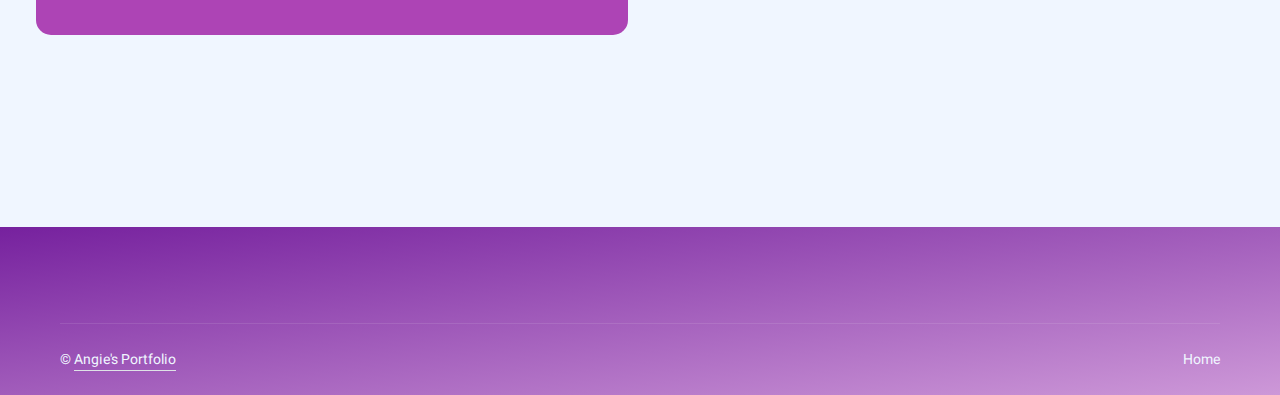
<file: farad.html>
<!DOCTYPE html>
<html lang="en">

<head>
    <meta charset="utf-8">
    <title>Quotable</title>
    <meta content="width=device-width, initial-scale=1.0" name="viewport">
    <meta content="" name="keywords">
    <meta content="" name="description">

    <!-- Google Web Fonts -->
    <link rel="preconnect" href="https://fonts.googleapis.com">
    <link rel="preconnect" href="https://fonts.gstatic.com" crossorigin>
    <link href="https://fonts.googleapis.com/css2?family=Heebo:wght@400;500&family=Jost:wght@500;600;700&display=swap" rel="stylesheet"> 
    <!-- Icon Font Stylesheet -->
    <link href="https://cdnjs.cloudflare.com/ajax/libs/font-awesome/5.10.0/css/all.min.css" rel="stylesheet">
   

    <!-- Libraries Stylesheet -->
    <link href="HomePage/lib/animate/animate.min.css" rel="stylesheet">
    <link href="HomePage/lib/owlcarousel/assets/owl.carousel.min.css" rel="stylesheet">

    <!-- Customized Bootstrap Stylesheet -->
    <link href="HomePage/css/bootstrap.min.css" rel="stylesheet">

    <!-- Main CSS Stylesheet -->
    <link href="HomePage/css/style.css" rel="stylesheet">
</head>

<body data-bs-spy="scroll" data-bs-target=".navbar" data-bs-offset="51">
    <div class="container-xxl bg-white p-0">

        <!------------------------------- NavBar ---------------------------------------------->
        <div class="container-xxl position-relative p-0" id="home">
            <nav class="navbar navbar-expand-lg navbar-light px-4 px-lg-5 py-3 py-lg-0 d-flex align-items-center justify-content-between">
                <!-- Left: Logo -->
<!--                 <a href="" class="navbar-brand p-0">
                    <h1 class="m-0">Angie's Portfolio</h1>
                </a> -->

                <!-- Right: Toggler (mobile only) -->
                <button class="navbar-toggler ms-auto" type="button" data-bs-toggle="collapse" data-bs-target="#navbarCollapse">
                    <span class="fa fa-bars"></span>
                </button>

                <!-- Collapse Nav (centered links only) -->
                <div class="collapse navbar-collapse justify-content-center" id="navbarCollapse">
                    <div class="navbar-nav py-0">
                        <a href="index.html" class="nav-item nav-link active">Home</a>
                        <a href="#about" class="nav-item nav-link">About Farad1</a>
                    </div>
                </div>
              
            </nav>

           <div class="container-l bg-primary hero-header">
  <div class="container px-lg-5">
    <div class="row align-items-center justify-content-between">
      
      <div class="col-lg-6 text-center text-lg-start">
        <h1 class="text-white mb-4 animated slideInDown">Solar Powered Car</h1>
        <h3>Meet Farad 1!</h3>
      </div>

    </div>
  </div>
</div>


<!--             <div class="container-xxl bg-primary hero-header">
                <div class="container px-lg-10">
                    <div class="row g-5">
                        <div class="col-lg-8 text-center text-lg-start">
                            <h1 class="text-white mb-4 animated slideInDown">Capture the chaos, one quote at a time.</h1>
                            <p class="text-white pb-3 animated slideInDown">Some Descriptions...Tempor rebum no at dolore lorem clita rebum rebum ipsum rebum stet dolor sed justo kasd. Ut dolor sed magna dolor sea diam. Sit diam sit justo amet ipsum vero ipsum clita lorem</p>
                            <a href="" class="btn btn-primary-gradient py-sm-3 px-4 px-sm-5 rounded-pill me-3 animated slideInLeft">Get App</a>
                        </div>
                        <div class="col-lg-4 d-flex justify-content-center justify-content-lg-end wow fadeInUp" data-wow-delay="0.3s">

                             <div class="owl-carousel screenshot-carousel">
                                <img class="img-fluid" src="HomePage/img/index1.jpg" alt="">
                                <img class="img-fluid" src="HomePage/img/index2.jpg" alt="">
                                <img class="img-fluid" src="HomePage/img/index3.jpg" alt="">
                                <img class="img-fluid" src="HomePage/img/index4.jpg" alt="">
                                <img class="img-fluid" src="HomePage/img/index2.jpg" alt="">
                            </div> -->
                        </div>
                    </div>
                </div>
            </div> 
        </div>
        <!-- Navbar End Here -->


        <!-- About Start -->
        <div class="container-xxl py-5" id="about">
            <div class="container py-5 px-lg-5">
                <div class="row g-5 align-items-center">
                    <div class="col-lg-6 wow fadeInUp" data-wow-delay="0.1s">
                        <h5 class="text-primary-gradient fw-medium">Project Overview</h5>
                        <!-- <h1 class="mb-4">Check out my recent projects.... </h1> -->
                        <p class="mb-4">Farad 1 was a solar powered car that I was tasked to build for the UBC Physics Olympics. The challenge
                            was to build a solar power car that could be powered by a flashlight and travel as far as possible in five minutes. The 
                            approach we took was to build use two 5V solar panels as well as six super capcitors. Our team ended up winning the UBC
                            Physics Olympics that year.
                        </p>
                    </div>

                  <!-- <div class ="row">
                    <div class="column" style="background-color: #f4dfef">
                        <h2>Quotable</h2>
                        <img class="img-fluid hero-img" src="HomePage/img/quotable.jpg" alt="Portfolio Image">
                    </div>
                    <div class="column" style="background-color: #e8a0d8">
                        <h2>Bob</h2>
                        <img class="img-fluid hero-img" src="HomePage/img/bob.jpg" alt="Portfolio Image">
                    </div>
                    </div> -->

                    <div class ="row">
                        <div class="column" style="background-color: #b774cf" >
                             <h3 style="color: #ffffff;">Designing the Circuit</h3>
                            <p style="color: #ffffff;">
                                <br>
                                The circuit had to be able to charge off a camping flash light and then move the car forward all in five minutes 
                                without being touched. In the end I designed a circuit using six 1.5 Farad super capcitors in parallel powering two 2.5 volt solar panels
                                in series. In order to get the circuit to trigger when the capcitors were charged enough I added a zener diode to the board that would only
                                trigger when the circuit was charged above 4.5 volts. 
                                <br><br>
                            </p>
                        </div>
                        <div class="column" style="background-color: #F0F6FF">
                                 <img class="img-fluid hero-img" src="HomePage/img/farad.JPG" alt="Portfolio Image">
                        </div>
                    </div>

                    <div class ="row">
                        <div class="column" style="background-color: #ad44b5" >
                             <h3 style="color: #ffffff;">Designing the Gearbox</h3>
                            <p style="color: #ffffff;">
                               <br>
                
                            </p>
                        </div>
                        <div class="column" style="background-color: #F0F6FF">
                        
                        </div>
                    </div>

                   </div>

                </div>
            </div>
        </div>
        <!-- About End -->

        <!-- Footer Start -->
        <div class="container-fluid bg-primary text-light footer wow fadeIn" data-wow-delay="0.1s">
            <div class="container py-5 px-lg-5">
            </div>
            <div class="container px-lg-5">
                <div class="copyright">
                    <div class="row">
                        <div class="col-md-6 text-center text-md-start mb-3 mb-md-0">
                            &copy; <a class="border-bottom" href="#about">Angie's Portfolio</a> 
                        </div>
                        <div class="col-md-6 text-center text-md-end">
                            <div class="footer-menu">
                                <a href="#home">Home</a>
                            </div>
                        </div>
                    </div>
                </div>
            </div>
        </div>
        <!-- Footer End -->

    </div>

    <!-- JavaScript Libraries -->
    <script src="https://code.jquery.com/jquery-3.4.1.min.js"></script>
    <script src="https://cdn.jsdelivr.net/npm/bootstrap@5.0.0/dist/js/bootstrap.bundle.min.js"></script>
    <script src="HomePage/lib/wow/wow.min.js"></script>
    <script src="HomePage/lib/owlcarousel/owl.carousel.min.js"></script>

    <!-- Main Javascript -->

    <!-- <script src="HomePage/js/main.js"></script> -->

<!--     <script src="HomePage/js/main.js"></script> -->

</body>
</file>
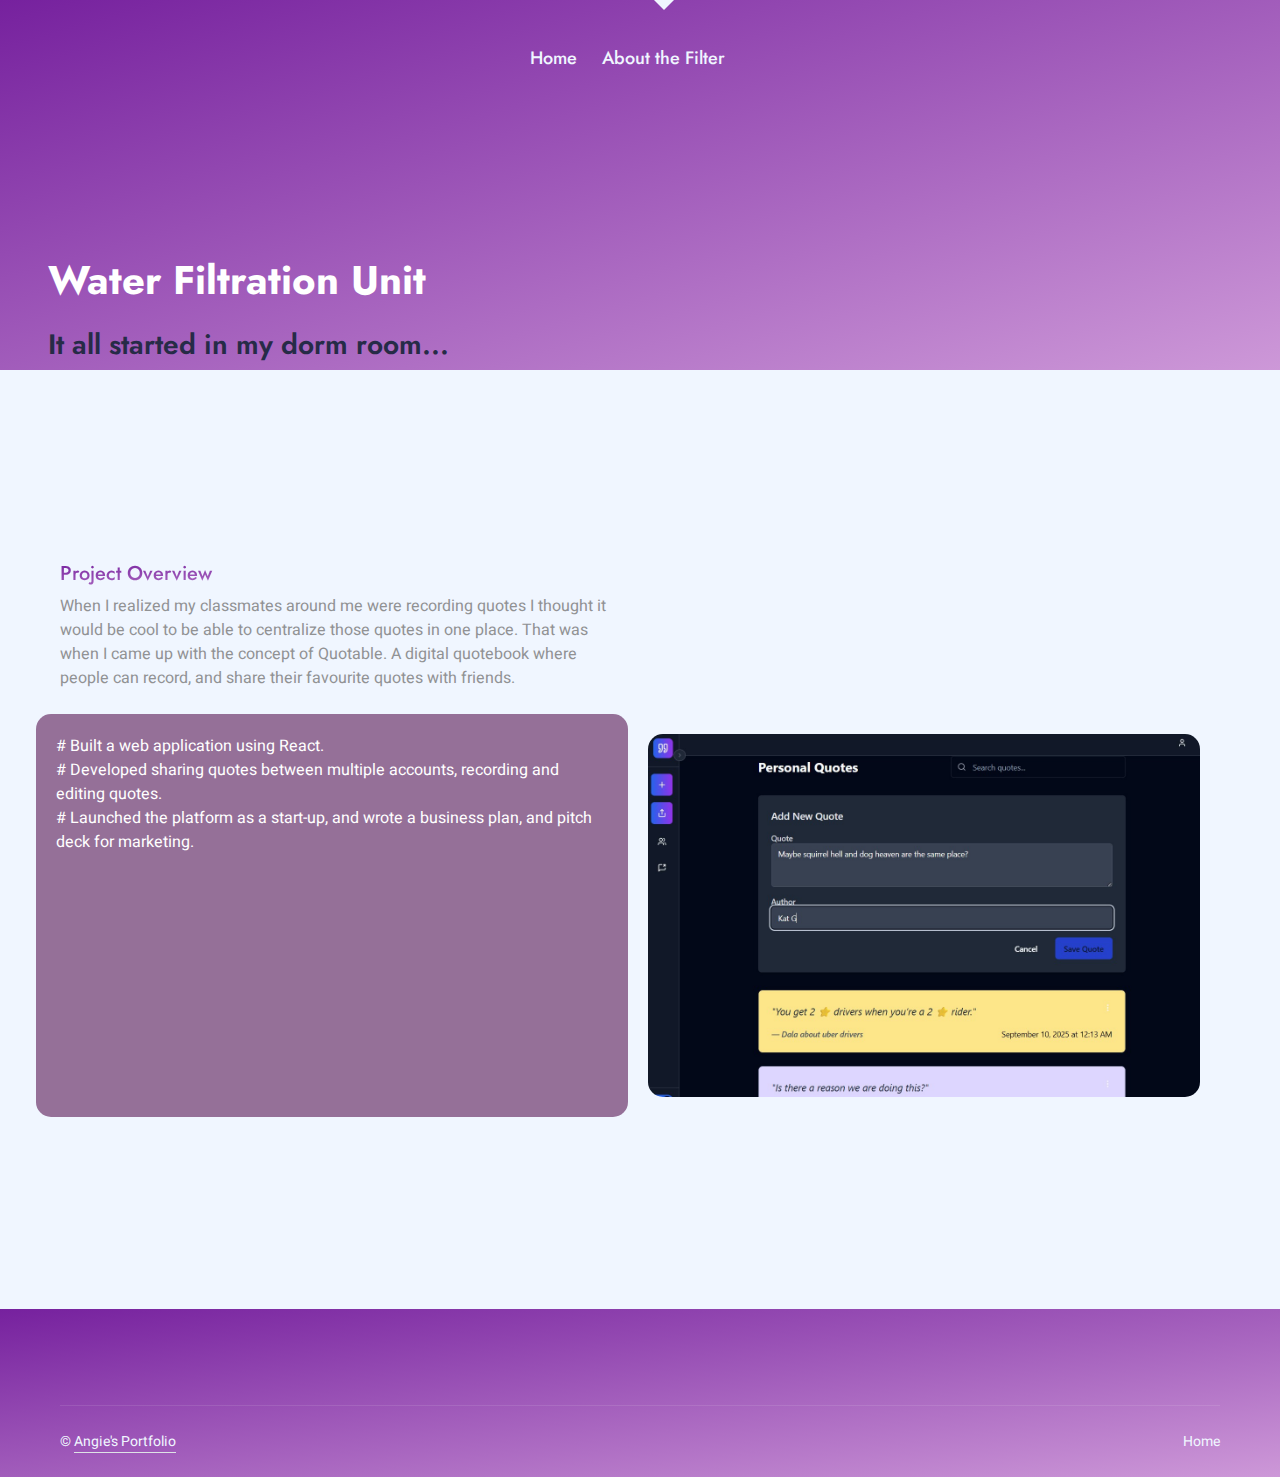
<file: Filter.html>
<!DOCTYPE html>
<html lang="en">

<head>
    <meta charset="utf-8">
    <title>Quotable</title>
    <meta content="width=device-width, initial-scale=1.0" name="viewport">
    <meta content="" name="keywords">
    <meta content="" name="description">

    <!-- Google Web Fonts -->
    <link rel="preconnect" href="https://fonts.googleapis.com">
    <link rel="preconnect" href="https://fonts.gstatic.com" crossorigin>
    <link href="https://fonts.googleapis.com/css2?family=Heebo:wght@400;500&family=Jost:wght@500;600;700&display=swap" rel="stylesheet"> 
    <!-- Icon Font Stylesheet -->
    <link href="https://cdnjs.cloudflare.com/ajax/libs/font-awesome/5.10.0/css/all.min.css" rel="stylesheet">
   

    <!-- Libraries Stylesheet -->
    <link href="HomePage/lib/animate/animate.min.css" rel="stylesheet">
    <link href="HomePage/lib/owlcarousel/assets/owl.carousel.min.css" rel="stylesheet">

    <!-- Customized Bootstrap Stylesheet -->
    <link href="HomePage/css/bootstrap.min.css" rel="stylesheet">

    <!-- Main CSS Stylesheet -->
    <link href="HomePage/css/style.css" rel="stylesheet">
</head>

<body data-bs-spy="scroll" data-bs-target=".navbar" data-bs-offset="51">
    <div class="container-xxl bg-white p-0">

        <!------------------------------- NavBar ---------------------------------------------->
        <div class="container-xxl position-relative p-0" id="home">
            <nav class="navbar navbar-expand-lg navbar-light px-4 px-lg-5 py-3 py-lg-0 d-flex align-items-center justify-content-between">
                <!-- Left: Logo -->
<!--                 <a href="" class="navbar-brand p-0">
                    <h1 class="m-0">Angie's Portfolio</h1>
                </a> -->

                <!-- Right: Toggler (mobile only) -->
                <button class="navbar-toggler ms-auto" type="button" data-bs-toggle="collapse" data-bs-target="#navbarCollapse">
                    <span class="fa fa-bars"></span>
                </button>

                <!-- Collapse Nav (centered links only) -->
                <div class="collapse navbar-collapse justify-content-center" id="navbarCollapse">
                    <div class="navbar-nav py-0">
                        <a href="index.html" class="nav-item nav-link active">Home</a>
                        <a href="#about" class="nav-item nav-link">About the Filter</a>
                    </div>
                </div>
              
            </nav>

           <div class="container-l bg-primary hero-header">
  <div class="container px-lg-5">
    <div class="row align-items-center justify-content-between">
      
      <div class="col-lg-6 text-center text-lg-start">
        <h1 class="text-white mb-4 animated slideInDown">Water Filtration Unit</h1>
        <h3>It all started in my dorm room...</h3>
      </div>

    </div>
  </div>
</div>


<!--             <div class="container-xxl bg-primary hero-header">
                <div class="container px-lg-10">
                    <div class="row g-5">
                        <div class="col-lg-8 text-center text-lg-start">
                            <h1 class="text-white mb-4 animated slideInDown">Capture the chaos, one quote at a time.</h1>
                            <p class="text-white pb-3 animated slideInDown">Some Descriptions...Tempor rebum no at dolore lorem clita rebum rebum ipsum rebum stet dolor sed justo kasd. Ut dolor sed magna dolor sea diam. Sit diam sit justo amet ipsum vero ipsum clita lorem</p>
                            <a href="" class="btn btn-primary-gradient py-sm-3 px-4 px-sm-5 rounded-pill me-3 animated slideInLeft">Get App</a>
                        </div>
                        <div class="col-lg-4 d-flex justify-content-center justify-content-lg-end wow fadeInUp" data-wow-delay="0.3s">

                             <div class="owl-carousel screenshot-carousel">
                                <img class="img-fluid" src="HomePage/img/index1.jpg" alt="">
                                <img class="img-fluid" src="HomePage/img/index2.jpg" alt="">
                                <img class="img-fluid" src="HomePage/img/index3.jpg" alt="">
                                <img class="img-fluid" src="HomePage/img/index4.jpg" alt="">
                                <img class="img-fluid" src="HomePage/img/index2.jpg" alt="">
                            </div> -->
                        </div>
                    </div>
                </div>
            </div> 
        </div>
        <!-- Navbar End Here -->


        <!-- About Start -->
        <div class="container-xxl py-5" id="about">
            <div class="container py-5 px-lg-5">
                <div class="row g-5 align-items-center">
                    <div class="col-lg-6 wow fadeInUp" data-wow-delay="0.1s">
                        <h5 class="text-primary-gradient fw-medium">Project Overview</h5>
                        <!-- <h1 class="mb-4">Check out my recent projects.... </h1> -->
                        <p class="mb-4">When I realized my classmates around me were recording quotes I thought it would be cool to be able to centralize those quotes in one place. That was when I came up with the concept of Quotable. 
                            A digital quotebook where people can record, and share their favourite quotes with friends. 
                        </p>
                    </div>

                  <!-- <div class ="row">
                    <div class="column" style="background-color: #f4dfef">
                        <h2>Quotable</h2>
                        <img class="img-fluid hero-img" src="HomePage/img/quotable.jpg" alt="Portfolio Image">
                    </div>
                    <div class="column" style="background-color: #e8a0d8">
                        <h2>Bob</h2>
                        <img class="img-fluid hero-img" src="HomePage/img/bob.jpg" alt="Portfolio Image">
                    </div>
                    </div> -->

                    <div class ="row">
                        <div class="column" style="background-color: #957098" >
                            <p style="color: #ffffff;">
                                # Built a web application using React.<br>
                                # Developed sharing quotes between multiple accounts, recording and editing quotes.<br>
                                # Launched the platform as a start-up, and wrote a business plan, and pitch deck for marketing.<br>
                            </p>
                        </div>
                        <div class="column" style="background-color: #F0F6FF">
                                 <img class="img-fluid hero-img" src="HomePage/img/quotes.jpg" alt="Portfolio Image">
                        </div>
                    </div>

                   </div>

                </div>
            </div>
        </div>
        <!-- About End -->

        <!-- Footer Start -->
        <div class="container-fluid bg-primary text-light footer wow fadeIn" data-wow-delay="0.1s">
            <div class="container py-5 px-lg-5">
            </div>
            <div class="container px-lg-5">
                <div class="copyright">
                    <div class="row">
                        <div class="col-md-6 text-center text-md-start mb-3 mb-md-0">
                            &copy; <a class="border-bottom" href="#about">Angie's Portfolio</a> 
                        </div>
                        <div class="col-md-6 text-center text-md-end">
                            <div class="footer-menu">
                                <a href="#home">Home</a>
                            </div>
                        </div>
                    </div>
                </div>
            </div>
        </div>
        <!-- Footer End -->

    </div>

    <!-- JavaScript Libraries -->
    <script src="https://code.jquery.com/jquery-3.4.1.min.js"></script>
    <script src="https://cdn.jsdelivr.net/npm/bootstrap@5.0.0/dist/js/bootstrap.bundle.min.js"></script>
    <script src="HomePage/lib/wow/wow.min.js"></script>
    <script src="HomePage/lib/owlcarousel/owl.carousel.min.js"></script>

    <!-- Main Javascript -->

    <!-- <script src="HomePage/js/main.js"></script> -->

<!--     <script src="HomePage/js/main.js"></script> -->

</body>
</file>
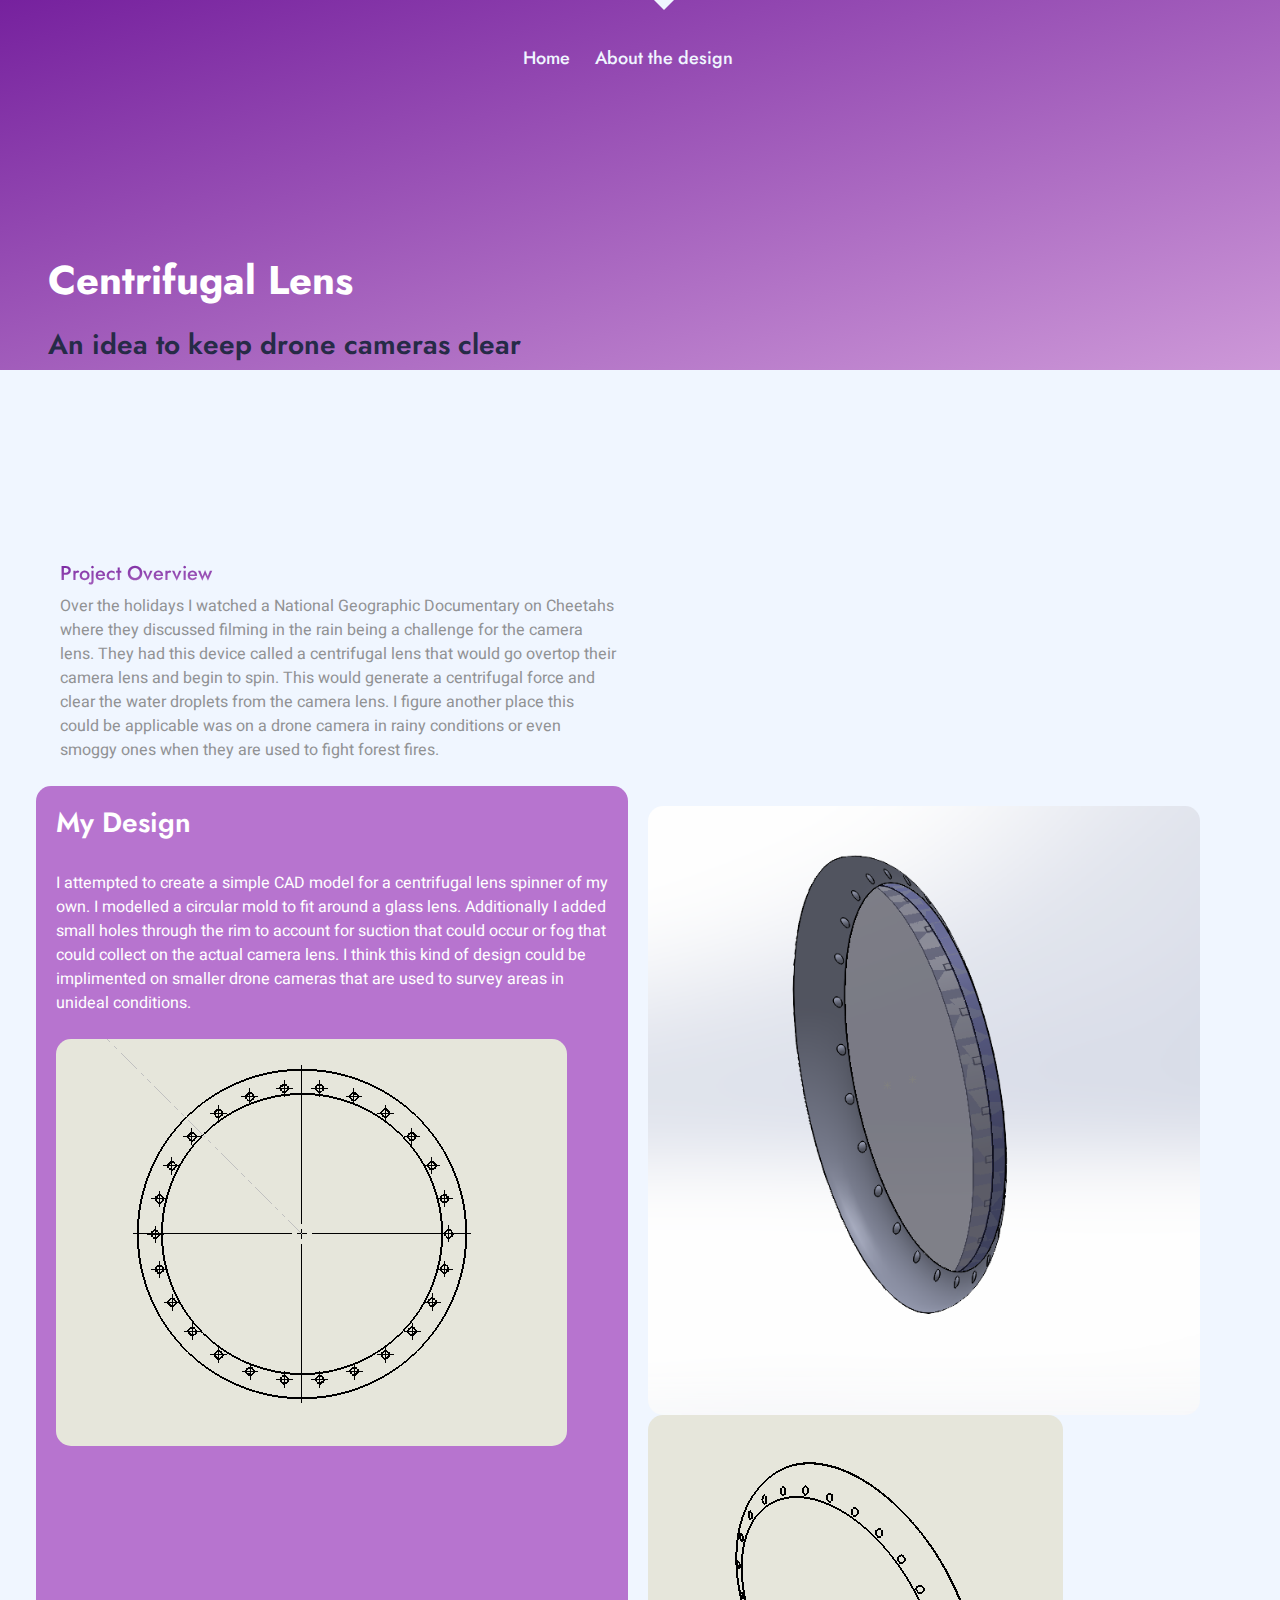
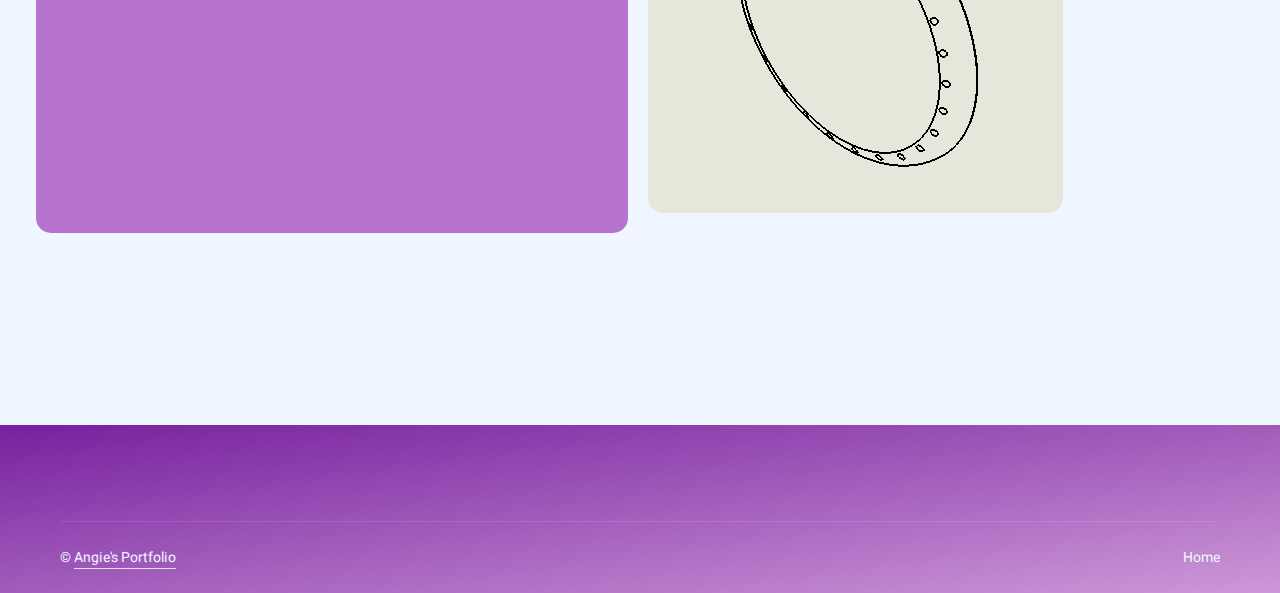
<file: lens.html>
<!DOCTYPE html>
<html lang="en">

<head>
    <meta charset="utf-8">
    <title>Centrifugal Lens</title>
    <meta content="width=device-width, initial-scale=1.0" name="viewport">
    <meta content="" name="keywords">
    <meta content="" name="description">

    <!-- Google Web Fonts -->
    <link rel="preconnect" href="https://fonts.googleapis.com">
    <link rel="preconnect" href="https://fonts.gstatic.com" crossorigin>
    <link href="https://fonts.googleapis.com/css2?family=Heebo:wght@400;500&family=Jost:wght@500;600;700&display=swap" rel="stylesheet"> 
    <!-- Icon Font Stylesheet -->
    <link href="https://cdnjs.cloudflare.com/ajax/libs/font-awesome/5.10.0/css/all.min.css" rel="stylesheet">
   

    <!-- Libraries Stylesheet -->
    <link href="HomePage/lib/animate/animate.min.css" rel="stylesheet">
    <link href="HomePage/lib/owlcarousel/assets/owl.carousel.min.css" rel="stylesheet">

    <!-- Customized Bootstrap Stylesheet -->
    <link href="HomePage/css/bootstrap.min.css" rel="stylesheet">

    <!-- Main CSS Stylesheet -->
    <link href="HomePage/css/style.css" rel="stylesheet">
</head>

<body data-bs-spy="scroll" data-bs-target=".navbar" data-bs-offset="51">
    <div class="container-xxl bg-white p-0">

        <!------------------------------- NavBar ---------------------------------------------->
        <div class="container-xxl position-relative p-0" id="home">
            <nav class="navbar navbar-expand-lg navbar-light px-4 px-lg-5 py-3 py-lg-0 d-flex align-items-center justify-content-between">
                <!-- Left: Logo -->
<!--                 <a href="" class="navbar-brand p-0">
                    <h1 class="m-0">Angie's Portfolio</h1>
                </a> -->

                <!-- Right: Toggler (mobile only) -->
                <button class="navbar-toggler ms-auto" type="button" data-bs-toggle="collapse" data-bs-target="#navbarCollapse">
                    <span class="fa fa-bars"></span>
                </button>

                <!-- Collapse Nav (centered links only) -->
                <div class="collapse navbar-collapse justify-content-center" id="navbarCollapse">
                    <div class="navbar-nav py-0">
                        <a href="index.html" class="nav-item nav-link active">Home</a>
                        <a href="#about" class="nav-item nav-link">About the design</a>
                    </div>
                </div>
              
            </nav>

           <div class="container-l bg-primary hero-header">
  <div class="container px-lg-5">
    <div class="row align-items-center justify-content-between">
      
      <div class="col-lg-6 text-center text-lg-start">
        <h1 class="text-white mb-4 animated slideInDown">Centrifugal Lens</h1>
        <h3>An idea to keep drone cameras clear</h3>
      </div>
    </div>
  </div>
</div>


<!--             <div class="container-xxl bg-primary hero-header">
                <div class="container px-lg-10">
                    <div class="row g-5">
                        <div class="col-lg-8 text-center text-lg-start">
                            <h1 class="text-white mb-4 animated slideInDown">Capture the chaos, one quote at a time.</h1>
                            <p class="text-white pb-3 animated slideInDown">Some Descriptions...Tempor rebum no at dolore lorem clita rebum rebum ipsum rebum stet dolor sed justo kasd. Ut dolor sed magna dolor sea diam. Sit diam sit justo amet ipsum vero ipsum clita lorem</p>
                            <a href="" class="btn btn-primary-gradient py-sm-3 px-4 px-sm-5 rounded-pill me-3 animated slideInLeft">Get App</a>
                        </div>
                        <div class="col-lg-4 d-flex justify-content-center justify-content-lg-end wow fadeInUp" data-wow-delay="0.3s">

                             <div class="owl-carousel screenshot-carousel">
                                <img class="img-fluid" src="HomePage/img/index1.jpg" alt="">
                                <img class="img-fluid" src="HomePage/img/index2.jpg" alt="">
                                <img class="img-fluid" src="HomePage/img/index3.jpg" alt="">
                                <img class="img-fluid" src="HomePage/img/index4.jpg" alt="">
                                <img class="img-fluid" src="HomePage/img/index2.jpg" alt="">
                            </div> -->
                        </div>
                    </div>
                </div>
            </div> 
        </div>
        <!-- Navbar End Here -->


        <!-- About Start -->
        <div class="container-xxl py-5" id="about">
            <div class="container py-5 px-lg-5">
                <div class="row g-5 align-items-center">
                    <div class="col-lg-6 wow fadeInUp" data-wow-delay="0.1s">
                        <h5 class="text-primary-gradient fw-medium">Project Overview</h5>
                        <!-- <h1 class="mb-4">Check out my recent projects.... </h1> -->
                        <p class="mb-4"> Over the holidays I watched a National Geographic Documentary on Cheetahs where they discussed filming
                            in the rain being a challenge for the camera lens. They had this device called a centrifugal lens that would go overtop their camera
                            lens and begin to spin. This would generate a centrifugal force and clear the water droplets from the camera lens. I figure another
                            place this could be applicable was on a drone camera in rainy conditions or even smoggy ones when they are used to fight forest fires.
                        </p>
                    </div>

                  <!-- <div class ="row">
                    <div class="column" style="background-color: #f4dfef">
                        <h2>Quotable</h2>
                        <img class="img-fluid hero-img" src="HomePage/img/quotable.jpg" alt="Portfolio Image">
                    </div>
                    <div class="column" style="background-color: #e8a0d8">
                        <h2>Bob</h2>
                        <img class="img-fluid hero-img" src="HomePage/img/bob.jpg" alt="Portfolio Image">
                    </div>
                    </div> -->

                    <div class ="row">
                        <div class="column" style="background-color: #b774cf" >
                             <h3 style="color: #ffffff;">My Design</h3>
                            <p style="color: #ffffff;">
                                <br>
                                I attempted to create a simple CAD model for a centrifugal lens spinner of my own. I modelled a circular mold to fit around a glass
                                lens. Additionally I added small holes through the rim to account for suction that could occur or fog that could collect on the actual
                                camera lens. I think this kind of design could be implimented on smaller drone cameras that are used to survey areas in unideal conditions.<br><Br>
                                 <img class="img-fluid hero-img" src="HomePage/img/lens2.png" alt="Portfolio Image">
                                <br>
                            </p>
                        </div>
                        <div class="column" style="background-color: #F0F6FF">
                                 <img class="img-fluid hero-img" src="HomePage/img/lens3.png" alt="Portfolio Image">
                                 <img class="img-fluid hero-img" src="HomePage/img/just-lens.png" alt="Portfolio Image">
                        </div>
                    </div>

                    <!-- <div class ="row">
                        <div class="column" style="background-color: #ad44b5" >
                             <h3 style="color: #ffffff;">Further Considerations</h3>
                            <p style="color: #ffffff;">
                               <br>
                                I had a few additional thoughts when conceptualizing this design which I thought would be important. 
                                One would be the orientation of the claw. I know that the cuurent Newton Sediment Sampler is oriented vertically. 
                                I think my design would work best if it were horizontal. As it acts like a sift I think that having it vertically oriented 
                                would leave room for unfiltered partiles to catch at the bottom.
                                <br><br>
                                Furthermore, I know that the current design uses rubber cups which I think could also work for my design. However, I have 
                                considered if maybe a denser kind of rubber that hold form better would be more effective for a sift like design.
                            </p>
                        </div>
                        <div class="column" style="background-color: #F0F6FF">
                             <img class="img-fluid hero-img" src="HomePage/img/assm2.png" alt="Portfolio Image">
                        </div>
                    </div> -->

                   </div>

                </div>
            </div>
        </div>
        <!-- About End -->

        <!-- Footer Start -->
        <div class="container-fluid bg-primary text-light footer wow fadeIn" data-wow-delay="0.1s">
            <div class="container py-5 px-lg-5">
            </div>
            <div class="container px-lg-5">
                <div class="copyright">
                    <div class="row">
                        <div class="col-md-6 text-center text-md-start mb-3 mb-md-0">
                            &copy; <a class="border-bottom" href="#about">Angie's Portfolio</a> 
                        </div>
                        <div class="col-md-6 text-center text-md-end">
                            <div class="footer-menu">
                                <a href="#home">Home</a>
                            </div>
                        </div>
                    </div>
                </div>
            </div>
        </div>
        <!-- Footer End -->

    </div>

    <!-- JavaScript Libraries -->
    <script src="https://code.jquery.com/jquery-3.4.1.min.js"></script>
    <script src="https://cdn.jsdelivr.net/npm/bootstrap@5.0.0/dist/js/bootstrap.bundle.min.js"></script>
    <script src="HomePage/lib/wow/wow.min.js"></script>
    <script src="HomePage/lib/owlcarousel/owl.carousel.min.js"></script>

    <!-- Main Javascript -->

    <!-- <script src="HomePage/js/main.js"></script> -->

<!--     <script src="HomePage/js/main.js"></script> -->

</body>
</file>
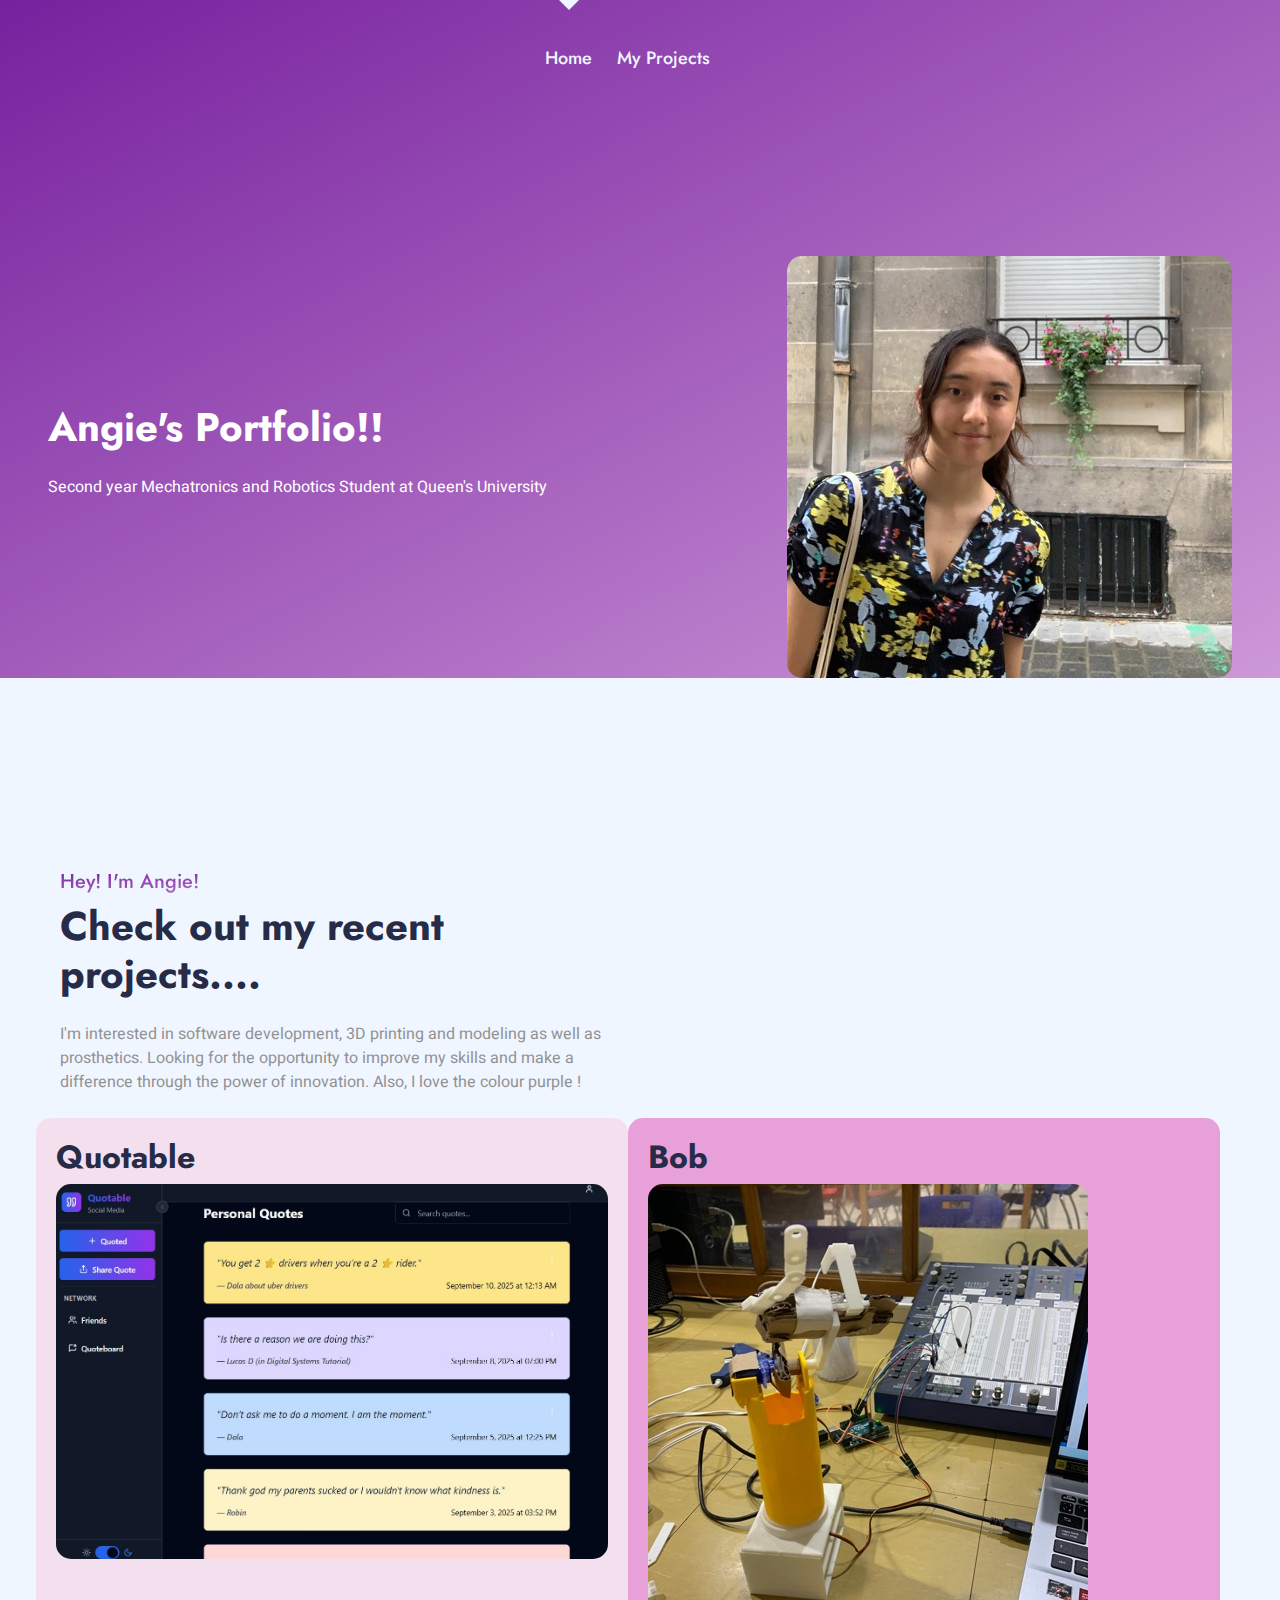
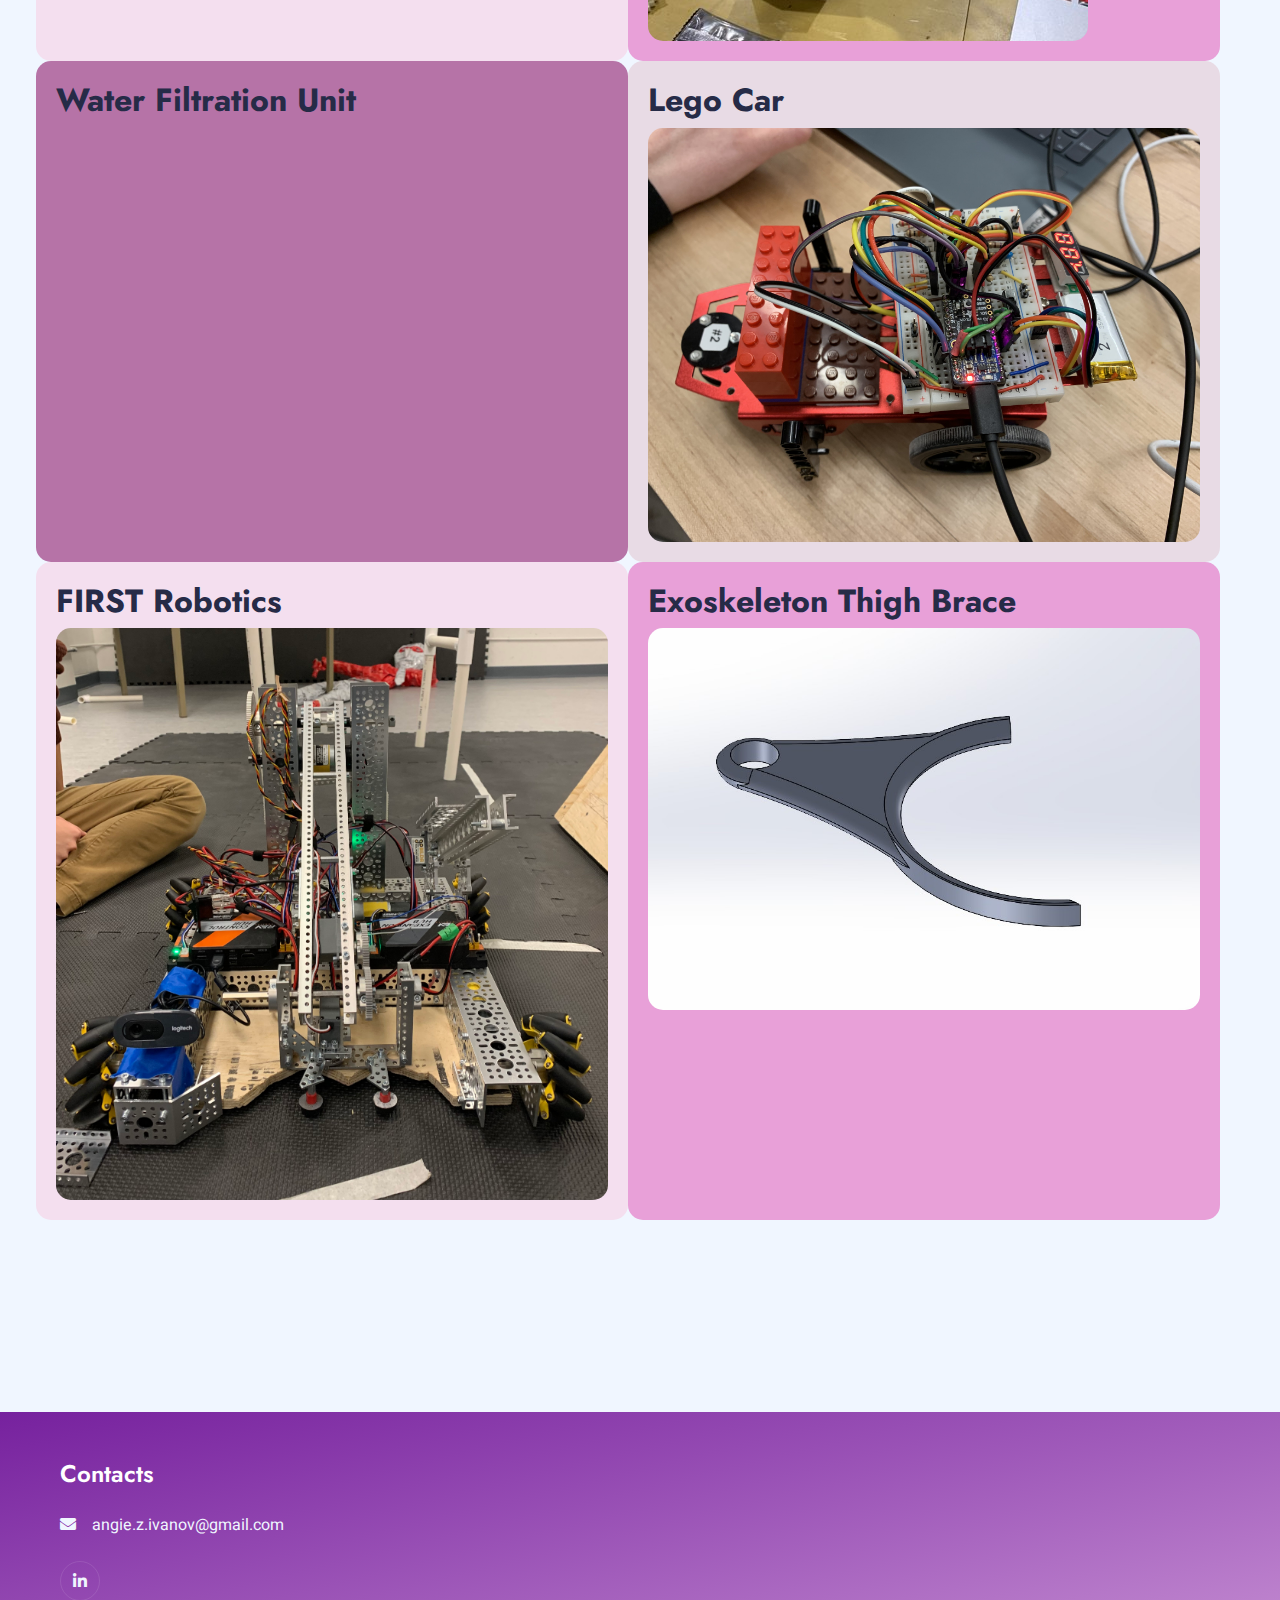
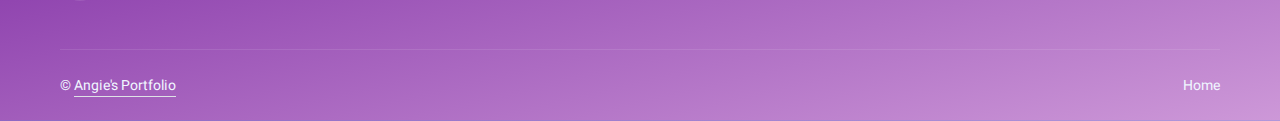
<file: Quotable.html>
<!DOCTYPE html>
<html lang="en">

<head>
    <meta charset="utf-8">
    <title>Angie's Portfolio</title>
    <meta content="width=device-width, initial-scale=1.0" name="viewport">
    <meta content="" name="keywords">
    <meta content="" name="description">

    <!-- Google Web Fonts -->
    <link rel="preconnect" href="https://fonts.googleapis.com">
    <link rel="preconnect" href="https://fonts.gstatic.com" crossorigin>
    <link href="https://fonts.googleapis.com/css2?family=Heebo:wght@400;500&family=Jost:wght@500;600;700&display=swap" rel="stylesheet"> 
    <!-- Icon Font Stylesheet -->
    <link href="https://cdnjs.cloudflare.com/ajax/libs/font-awesome/5.10.0/css/all.min.css" rel="stylesheet">
   

    <!-- Libraries Stylesheet -->
    <link href="HomePage/lib/animate/animate.min.css" rel="stylesheet">
    <link href="HomePage/lib/owlcarousel/assets/owl.carousel.min.css" rel="stylesheet">

    <!-- Customized Bootstrap Stylesheet -->
    <link href="HomePage/css/bootstrap.min.css" rel="stylesheet">

    <!-- Main CSS Stylesheet -->
    <link href="HomePage/css/style.css" rel="stylesheet">
</head>

<body data-bs-spy="scroll" data-bs-target=".navbar" data-bs-offset="51">
    <div class="container-xxl bg-white p-0">

        <!------------------------------- NavBar ---------------------------------------------->
        <div class="container-xxl position-relative p-0" id="home">
            <nav class="navbar navbar-expand-lg navbar-light px-4 px-lg-5 py-3 py-lg-0 d-flex align-items-center justify-content-between">
                <!-- Left: Logo -->
<!--                 <a href="" class="navbar-brand p-0">
                    <h1 class="m-0">Angie's Portfolio</h1>
                </a> -->

                <!-- Right: Toggler (mobile only) -->
                <button class="navbar-toggler ms-auto" type="button" data-bs-toggle="collapse" data-bs-target="#navbarCollapse">
                    <span class="fa fa-bars"></span>
                </button>

                <!-- Collapse Nav (centered links only) -->
                <div class="collapse navbar-collapse justify-content-center" id="navbarCollapse">
                    <div class="navbar-nav py-0">
                        <a href="#home" class="nav-item nav-link active">Home</a>
                        <a href="#about" class="nav-item nav-link">My Projects</a>
                    </div>
                </div>
              
            </nav>

           <div class="container-xxl bg-primary hero-header">
  <div class="container px-lg-5">
    <div class="row align-items-center justify-content-between">
      
      <!-- Left: Text -->
      <div class="col-lg-6 text-center text-lg-start">
        <h1 class="text-white mb-4 animated slideInDown">Angie's Portfolio!!</h1>
        <p class="text-white pb-3 animated slideInDown">
          Second year Mechatronics and Robotics Student at Queen's University
        </p>
      </div>

      <!-- Right: Image -->
      <div class="col-lg-6 d-flex justify-content-center justify-content-lg-end align-items-center wow fadeInUp" data-wow-delay="0.3s">
        <img class="img-fluid hero-img" src="HomePage/img/me.jpg" alt="Portfolio Image">
      </div>

    </div>
  </div>
</div>


<!--             <div class="container-xxl bg-primary hero-header">
                <div class="container px-lg-10">
                    <div class="row g-5">
                        <div class="col-lg-8 text-center text-lg-start">
                            <h1 class="text-white mb-4 animated slideInDown">Capture the chaos, one quote at a time.</h1>
                            <p class="text-white pb-3 animated slideInDown">Some Descriptions...Tempor rebum no at dolore lorem clita rebum rebum ipsum rebum stet dolor sed justo kasd. Ut dolor sed magna dolor sea diam. Sit diam sit justo amet ipsum vero ipsum clita lorem</p>
                            <a href="" class="btn btn-primary-gradient py-sm-3 px-4 px-sm-5 rounded-pill me-3 animated slideInLeft">Get App</a>
                        </div>
                        <div class="col-lg-4 d-flex justify-content-center justify-content-lg-end wow fadeInUp" data-wow-delay="0.3s">

                             <div class="owl-carousel screenshot-carousel">
                                <img class="img-fluid" src="HomePage/img/index1.jpg" alt="">
                                <img class="img-fluid" src="HomePage/img/index2.jpg" alt="">
                                <img class="img-fluid" src="HomePage/img/index3.jpg" alt="">
                                <img class="img-fluid" src="HomePage/img/index4.jpg" alt="">
                                <img class="img-fluid" src="HomePage/img/index2.jpg" alt="">
                            </div> -->
                        </div>
                    </div>
                </div>
            </div> 
        </div>
        <!-- Navbar End Here -->


        <!-- About Start -->
        <div class="container-xxl py-5" id="about">
            <div class="container py-5 px-lg-5">
                <div class="row g-5 align-items-center">
                    <div class="col-lg-6 wow fadeInUp" data-wow-delay="0.1s">
                        <h5 class="text-primary-gradient fw-medium">Hey! I'm Angie!</h5>
                        <h1 class="mb-4">Check out my recent projects.... </h1>
                        <p class="mb-4">I'm interested in software development, 3D printing and modeling as well as prosthetics. Looking for the opportunity to improve my skills and make a difference through the power of innovation. Also, I love the colour purple !</p>
                    </div>

                  <div class ="row">
                    <div class="column" style="background-color: #f4dfef">
                        <h2>Quotable</h2>
                        <img class="img-fluid hero-img" src="HomePage/img/quotable.jpg" alt="Portfolio Image">
                    </div>
                    <div class="column" style="background-color: #e8a0d8">
                        <h2>Bob</h2>
                        <img class="img-fluid hero-img" src="HomePage/img/bob.jpg" alt="Portfolio Image">
                    </div>
                    </div>

                  <div class ="row">
                    <div class="column" style="background-color: #b673a7">
                        <h2>Water Filtration Unit</h2>
                        <!-- <img class="img-fluid hero-img" src="" alt="Portfolio Image"> -->
                    </div>
                    <div class="column" style="background-color: #e8dbe5">
                        <h2>Lego Car</h2>
                        <img class="img-fluid hero-img" src="HomePage/img/pike.jpg" alt="Portfolio Image">
                    </div>
                    </div>

                    
                    <div class ="row">
                    <div class="column" style="background-color: #f4dfef">
                        <h2>FIRST Robotics</h2>
                        <img class="img-fluid hero-img" src="HomePage/img/FTC.jpg" alt="Portfolio Image">
                    </div>
                    <div class="column" style="background-color: #e8a0d8">
                        <h2>Exoskeleton Thigh Brace</h2>
                        <img class="img-fluid hero-img" src="HomePage/img/thigh_brace.jpg" alt="Portfolio Image">
                        <!--Image-->
                    </div>
                    </div>

                   </div>

                </div>
            </div>
        </div>
        <!-- About End -->

        <!-- Footer Start -->
        <div class="container-fluid bg-primary text-light footer wow fadeIn" data-wow-delay="0.1s">
            <div class="container py-5 px-lg-5">
                <div class="row g-5">
                    <div class="col-md-6 col-lg-3">
                        <h4 class="text-white mb-4">Contacts</h4>

                        <p><i class="fa fa-envelope me-3"></i>angie.z.ivanov@gmail.com</p>
                        <div class="d-flex pt-2">
                            <a class="btn btn-outline-light btn-social" href="https://www.linkedin.com/in/angie-ivanov2006" traget="_blank"><i class="fab fa-linkedin-in"></i></a>
                        </div>
                    </div>
                    <div class="col-md-6 col-lg-3">
                        <!-- <h4 class="text-white mb-4">Quick Link</h4> -->
                        <!-- <a class="btn btn-link" href="">My Projects</a> -->
                        <!-- <a class="btn btn-link" href="">Privacy Policy</a>
                        <a class="btn btn-link" href="">Terms & Condition</a> -->
                    </div>
                    
                </div>
            </div>
            <div class="container px-lg-5">
                <div class="copyright">
                    <div class="row">
                        <div class="col-md-6 text-center text-md-start mb-3 mb-md-0">
                            &copy; <a class="border-bottom" href="#about">Angie's Portfolio</a> 
                        </div>
                        <div class="col-md-6 text-center text-md-end">
                            <div class="footer-menu">
                                <a href="#home">Home</a>
                            </div>
                        </div>
                    </div>
                </div>
            </div>
        </div>
        <!-- Footer End -->

    </div>

    <!-- JavaScript Libraries -->
    <script src="https://code.jquery.com/jquery-3.4.1.min.js"></script>
    <script src="https://cdn.jsdelivr.net/npm/bootstrap@5.0.0/dist/js/bootstrap.bundle.min.js"></script>
    <script src="HomePage/lib/wow/wow.min.js"></script>
    <script src="HomePage/lib/owlcarousel/owl.carousel.min.js"></script>

    <!-- Main Javascript -->

    <!-- <script src="HomePage/js/main.js"></script> -->

<!--     <script src="HomePage/js/main.js"></script> -->

</body>
</file>
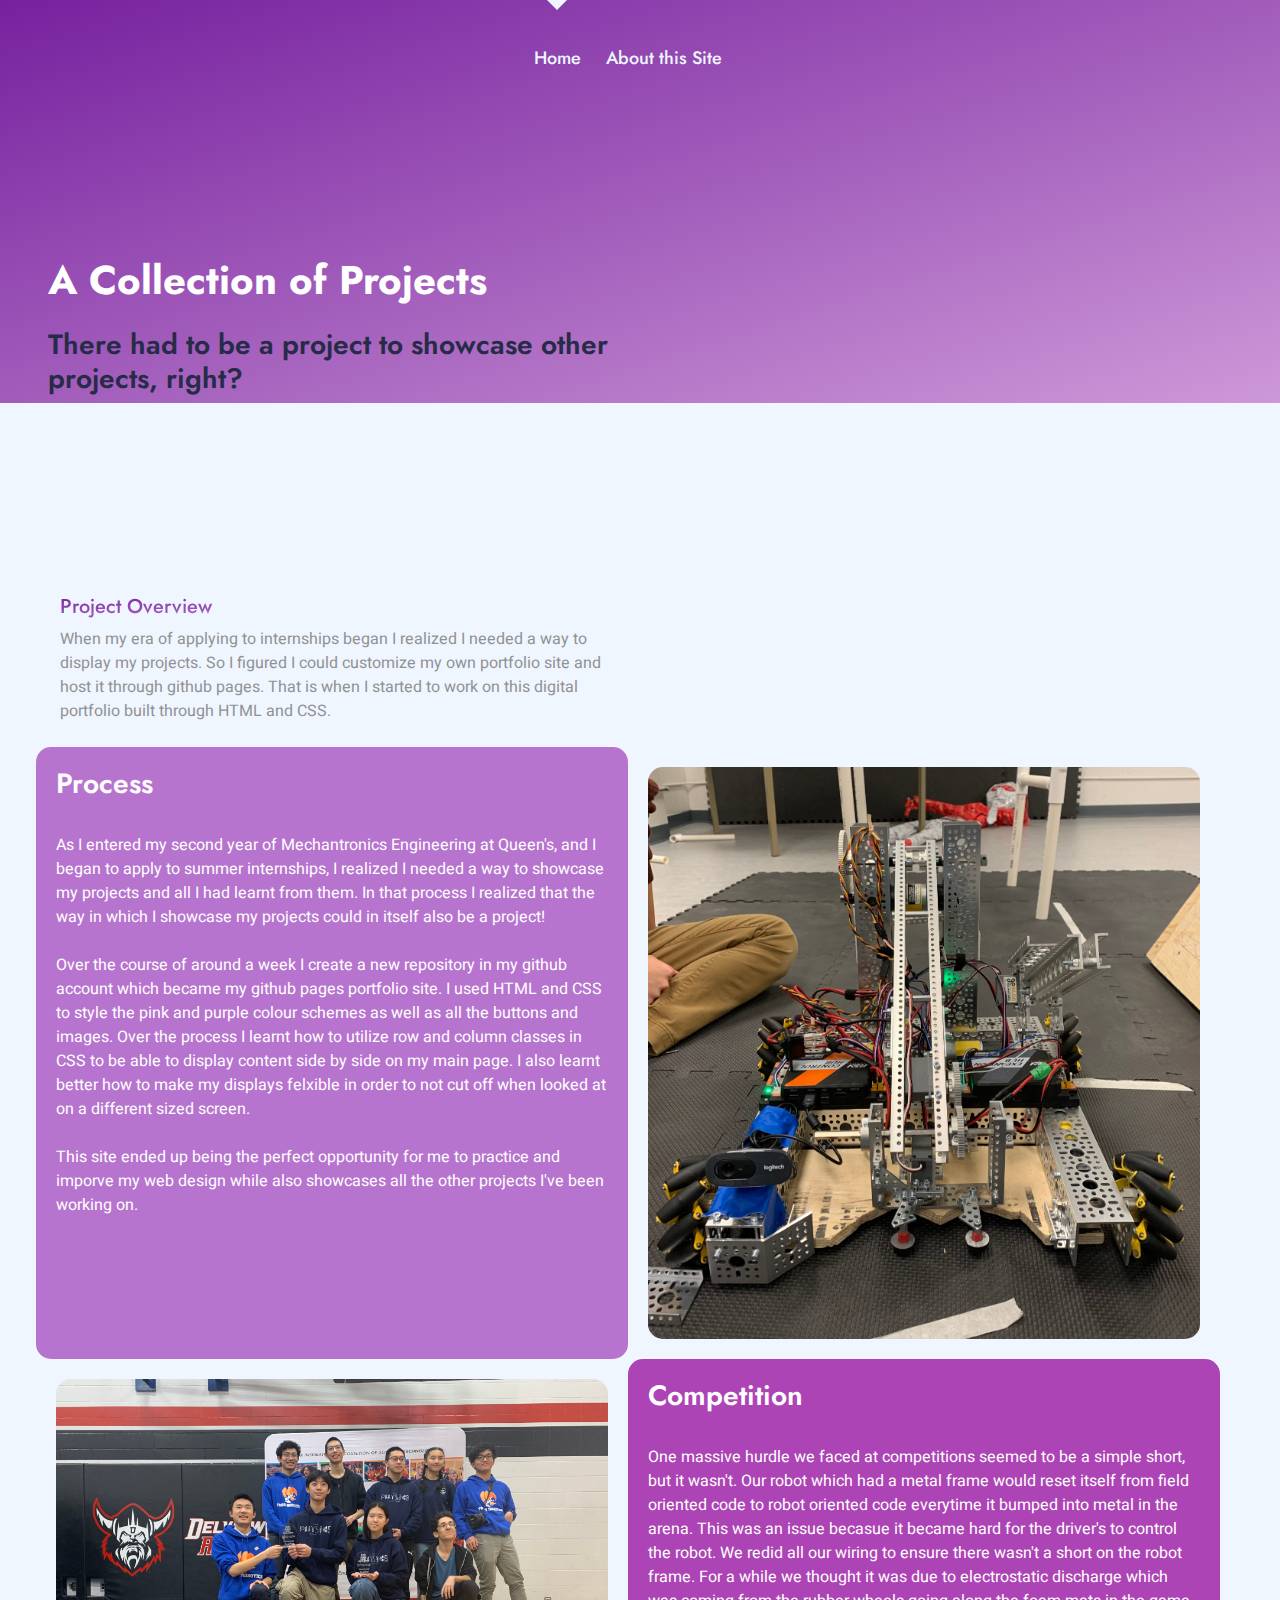
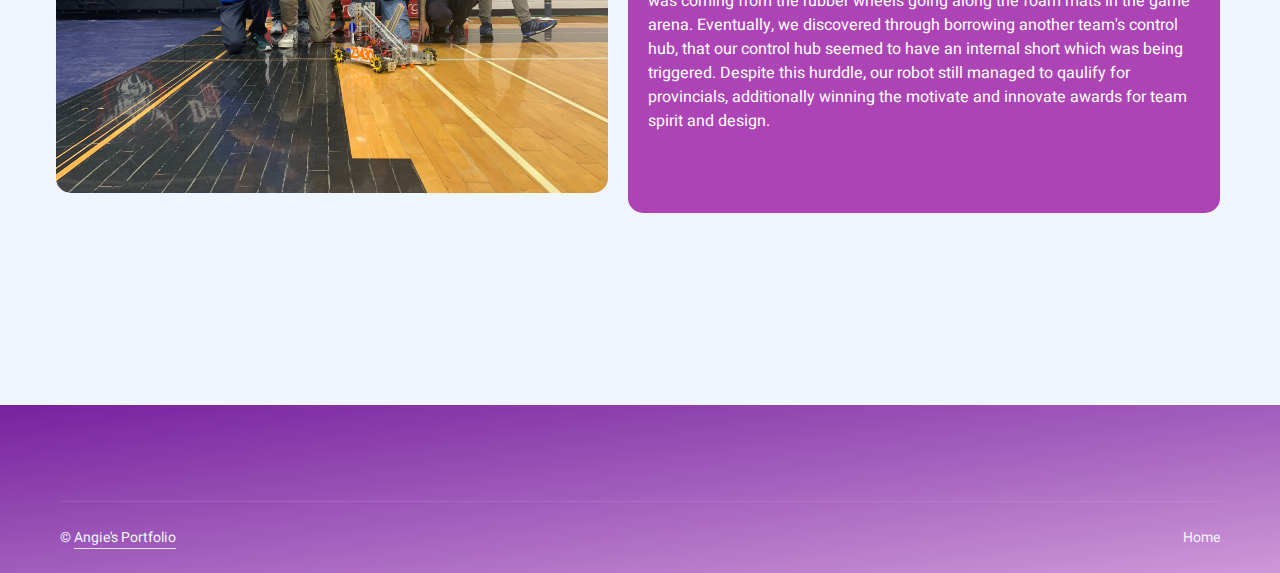
<file: vortex.html>
<!DOCTYPE html>
<html lang="en">

<head>
    <meta charset="utf-8">
    <title>Quotable</title>
    <meta content="width=device-width, initial-scale=1.0" name="viewport">
    <meta content="" name="keywords">
    <meta content="" name="description">

    <!-- Google Web Fonts -->
    <link rel="preconnect" href="https://fonts.googleapis.com">
    <link rel="preconnect" href="https://fonts.gstatic.com" crossorigin>
    <link href="https://fonts.googleapis.com/css2?family=Heebo:wght@400;500&family=Jost:wght@500;600;700&display=swap" rel="stylesheet"> 
    <!-- Icon Font Stylesheet -->
    <link href="https://cdnjs.cloudflare.com/ajax/libs/font-awesome/5.10.0/css/all.min.css" rel="stylesheet">
   

    <!-- Libraries Stylesheet -->
    <link href="HomePage/lib/animate/animate.min.css" rel="stylesheet">
    <link href="HomePage/lib/owlcarousel/assets/owl.carousel.min.css" rel="stylesheet">

    <!-- Customized Bootstrap Stylesheet -->
    <link href="HomePage/css/bootstrap.min.css" rel="stylesheet">

    <!-- Main CSS Stylesheet -->
    <link href="HomePage/css/style.css" rel="stylesheet">
</head>

<body data-bs-spy="scroll" data-bs-target=".navbar" data-bs-offset="51">
    <div class="container-xxl bg-white p-0">

        <!------------------------------- NavBar ---------------------------------------------->
        <div class="container-xxl position-relative p-0" id="home">
            <nav class="navbar navbar-expand-lg navbar-light px-4 px-lg-5 py-3 py-lg-0 d-flex align-items-center justify-content-between">
                <!-- Left: Logo -->
<!--                 <a href="" class="navbar-brand p-0">
                    <h1 class="m-0">Angie's Portfolio</h1>
                </a> -->

                <!-- Right: Toggler (mobile only) -->
                <button class="navbar-toggler ms-auto" type="button" data-bs-toggle="collapse" data-bs-target="#navbarCollapse">
                    <span class="fa fa-bars"></span>
                </button>

                <!-- Collapse Nav (centered links only) -->
                <div class="collapse navbar-collapse justify-content-center" id="navbarCollapse">
                    <div class="navbar-nav py-0">
                        <a href="index.html" class="nav-item nav-link active">Home</a>
                        <a href="#about" class="nav-item nav-link">About this Site</a>
                    </div>
                </div>
              
            </nav>

           <div class="container-l bg-primary hero-header">
  <div class="container px-lg-5">
    <div class="row align-items-center justify-content-between">
      
      <div class="col-lg-6 text-center text-lg-start">
        <h1 class="text-white mb-4 animated slideInDown">A Collection of Projects</h1>
        <h3>There had to be a project to showcase other projects, right?</h3>
      </div>

    </div>
  </div>
</div>


<!--             <div class="container-xxl bg-primary hero-header">
                <div class="container px-lg-10">
                    <div class="row g-5">
                        <div class="col-lg-8 text-center text-lg-start">
                            <h1 class="text-white mb-4 animated slideInDown">Capture the chaos, one quote at a time.</h1>
                            <p class="text-white pb-3 animated slideInDown">Some Descriptions...Tempor rebum no at dolore lorem clita rebum rebum ipsum rebum stet dolor sed justo kasd. Ut dolor sed magna dolor sea diam. Sit diam sit justo amet ipsum vero ipsum clita lorem</p>
                            <a href="" class="btn btn-primary-gradient py-sm-3 px-4 px-sm-5 rounded-pill me-3 animated slideInLeft">Get App</a>
                        </div>
                        <div class="col-lg-4 d-flex justify-content-center justify-content-lg-end wow fadeInUp" data-wow-delay="0.3s">

                             <div class="owl-carousel screenshot-carousel">
                                <img class="img-fluid" src="HomePage/img/index1.jpg" alt="">
                                <img class="img-fluid" src="HomePage/img/index2.jpg" alt="">
                                <img class="img-fluid" src="HomePage/img/index3.jpg" alt="">
                                <img class="img-fluid" src="HomePage/img/index4.jpg" alt="">
                                <img class="img-fluid" src="HomePage/img/index2.jpg" alt="">
                            </div> -->
                        </div>
                    </div>
                </div>
            </div> 
        </div>
        <!-- Navbar End Here -->


        <!-- About Start -->
        <div class="container-xxl py-5" id="about">
            <div class="container py-5 px-lg-5">
                <div class="row g-5 align-items-center">
                    <div class="col-lg-6 wow fadeInUp" data-wow-delay="0.1s">
                        <h5 class="text-primary-gradient fw-medium">Project Overview</h5>
                        <!-- <h1 class="mb-4">Check out my recent projects.... </h1> -->
                        <p class="mb-4">When my era of applying to internships began I realized I needed a way to display my projects.
                            So I figured I could customize my own portfolio site and host it through github pages.
                            That is when I started to work on this digital portfolio built through HTML and CSS. 
                        </p>
                    </div>

                  <!-- <div class ="row">
                    <div class="column" style="background-color: #f4dfef">
                        <h2>Quotable</h2>
                        <img class="img-fluid hero-img" src="HomePage/img/quotable.jpg" alt="Portfolio Image">
                    </div>
                    <div class="column" style="background-color: #e8a0d8">
                        <h2>Bob</h2>
                        <img class="img-fluid hero-img" src="HomePage/img/bob.jpg" alt="Portfolio Image">
                    </div>
                    </div> -->

                    <div class ="row">
                        <div class="column" style="background-color: #b774cf" >
                             <h3 style="color: #ffffff;">Process</h3>
                            <p style="color: #ffffff;">
                                <br>
                                <!--Add text here!-->
                                As I entered my second year of Mechantronics Engineering at Queen's, and I began to apply to summer internships, I realized 
                                I needed a way to showcase my projects and all I had learnt from them. In that process I realized that the way in which 
                                I showcase my projects could in itself also be a project! 
                                <br><br>
                                Over the course of around a week I create a new repository in my github account which became my github pages portfolio site. I used 
                                HTML and CSS to style the pink and purple colour schemes as well as all the buttons and images. Over the process I learnt how to utilize 
                                row and column classes in CSS to be able to display content side by side on my main page. I also learnt better how to make my displays felxible 
                                in order to not cut off when looked at on a different sized screen. 
                                <br><br>
                                This site ended up being the perfect opportunity for me to practice and imporve my web design while also showcases all the other 
                                projects I've been working on.
                            </p>
                        </div>
                        <div class="column" style="background-color: #F0F6FF">
                                 <img class="img-fluid hero-img" src="HomePage/img/FTC.jpg" alt="Portfolio Image">
                        </div>
                    </div>

                    <div class ="row">
                         <div class="column" style="background-color: #F0F6FF">
                                 <img class="img-fluid hero-img" src="HomePage/img/FTC_team.jpeg" alt="Portfolio Image">
                        </div>
                        <div class="column" style="background-color: #ad44b5" >
                             <h3 style="color: #ffffff;">Competition</h3>
                            <p style="color: #ffffff;">
                               <br>
                               One massive hurdle we faced at competitions seemed to be a simple short, but it wasn't. Our robot which had a metal frame would
                               reset itself from field oriented code to robot oriented code everytime it bumped into metal in the arena. This was an issue becasue it
                               became hard for the driver's to control the robot. We redid all our wiring to ensure there wasn't a short on the robot frame. For a while we 
                               thought it was due to electrostatic discharge which was coming from the rubber wheels going along the foam mats in the game arena. Eventually,
                               we discovered through borrowing another team's control hub, that our control hub seemed to have an internal short which was being triggered.

                               Despite this hurddle, our robot still managed to qaulify for provincials, additionally winning the motivate and innovate awards for team spirit
                               and design.
                            </p>
                        </div>
                    </div>

                   </div>

                </div>
            </div>
        </div>
        <!-- About End -->

        <!-- Footer Start -->
        <div class="container-fluid bg-primary text-light footer wow fadeIn" data-wow-delay="0.1s">
            <div class="container py-5 px-lg-5">
            </div>
            <div class="container px-lg-5">
                <div class="copyright">
                    <div class="row">
                        <div class="col-md-6 text-center text-md-start mb-3 mb-md-0">
                            &copy; <a class="border-bottom" href="#about">Angie's Portfolio</a> 
                        </div>
                        <div class="col-md-6 text-center text-md-end">
                            <div class="footer-menu">
                                <a href="#home">Home</a>
                            </div>
                        </div>
                    </div>
                </div>
            </div>
        </div>
        <!-- Footer End -->

    </div>

    <!-- JavaScript Libraries -->
    <script src="https://code.jquery.com/jquery-3.4.1.min.js"></script>
    <script src="https://cdn.jsdelivr.net/npm/bootstrap@5.0.0/dist/js/bootstrap.bundle.min.js"></script>
    <script src="HomePage/lib/wow/wow.min.js"></script>
    <script src="HomePage/lib/owlcarousel/owl.carousel.min.js"></script>

    <!-- Main Javascript -->

    <!-- <script src="HomePage/js/main.js"></script> -->

<!--     <script src="HomePage/js/main.js"></script> -->

</body>
</file>
<file: HomePage/css/style.css>
:root {
    --primary: #76219e;
    --secondary: #cd98d8;
    --light: #F0F6FF;
    --dark: #2c2929;
}

/* Heading */
h1,
h2,
.fw-bold {
    font-weight: 700 !important;
}

h3,
h4,
.fw-semi-bold {
    font-weight: 600 !important;
}

h5,
h6,
.fw-medium {
    font-weight: 500 !important;
}


/* Gradient Text */
.text-primary-gradient {
    background: linear-gradient(to bottom right, var(--primary), var(--secondary));
    -webkit-background-clip: text;
    -webkit-text-fill-color: transparent;
}

.text-secondary-gradient {
    background: linear-gradient(to bottom right, var(--secondary), var(--primary));
    -webkit-background-clip: text;
    -webkit-text-fill-color: transparent;
}

.bg-primary-gradient {
    background: linear-gradient(to bottom right, var(--primary), var(--secondary));
}

.bg-secondary-gradient {
    background: linear-gradient(to bottom right, var(--secondary), var(--primary));
}


/* Button */
.btn {
    transition: .5s;
}

.btn.btn-primary-gradient,
.btn.btn-secondary-gradient {
    position: relative;
    overflow: hidden;
    border: none;
    color: #FFFFFF;
    z-index: 1;
}

.btn.btn-primary-gradient::after,
.btn.btn-secondary-gradient::after {
    position: absolute;
    content: "";
    top: 0;
    left: 0;
    width: 100%;
    height: 100%;
    transition: .5s;
    z-index: -1;
    opacity: 0;
}

.btn.btn-primary-gradient,
.btn.btn-secondary-gradient::after {
    background: linear-gradient(to bottom right, var(--dark), var(--dark));
}

.btn.btn-secondary-gradient,
.btn.btn-primary-gradient::after {
    background: linear-gradient(to bottom right, var(--secondary), var(--primary));
}

.btn.btn-primary-gradient:hover::after,
.btn.btn-secondary-gradient:hover::after {
    opacity: 1;
}




/* Navbar */
.navbar-light .navbar-nav .nav-link {
    position: relative;
    margin-right: 25px;
    padding: 45px 0;
    font-family: 'Jost', sans-serif;
    font-size: 18px;
    font-weight: 500;
    color: var(--light) !important;
    outline: none;
    transition: .5s;
}

.navbar-light .navbar-nav .nav-link::before {
    position: absolute;
    content: "";
    width: 0;
    height: 0;
    top: -10px;
    left: 50%;
    transform: translateX(-50%);
    border: 10px solid;
    border-color: var(--light) transparent transparent transparent;
    transition: .5s;
}

.sticky-top.navbar-light .navbar-nav .nav-link {
    padding: 20px 0;
    color: var(--dark) !important;
}

.navbar-light .navbar-nav .nav-link:hover::before,
.navbar-light .navbar-nav .nav-link.active::before {
    top: 0;
}

.navbar-light .navbar-brand h1 {
    color: #FFFFFF;
}

.navbar-light .navbar-brand img {
    max-height: 60px;
    transition: .5s;
}

.sticky-top.navbar-light .navbar-brand img {
    max-height: 45px;
}

@media (max-width: 991.98px) {
    .sticky-top.navbar-light {
        position: relative;
        background: #FFFFFF;
    }

    .navbar-light .navbar-collapse {
        margin-top: 15px;
        border-top: 1px solid #DDDDDD;
    }

    .navbar-light .navbar-nav .nav-link,
    .sticky-top.navbar-light .navbar-nav .nav-link {
        padding: 10px 0;
        margin-left: 0;
        color: var(--dark) !important;
    }

    .navbar-light .navbar-nav .nav-link::before {
        display: none;
    }

    .navbar-light .navbar-nav .nav-link:hover,
    .navbar-light .navbar-nav .nav-link.active {
        color: var(--primary) !important;
    }

    .navbar-light .navbar-brand h1 {
        background: linear-gradient(to bottom right, var(--primary), var(--secondary));
        -webkit-background-clip: text;
        -webkit-text-fill-color: transparent;
    }

    .navbar-light .navbar-brand img {
        max-height: 45px;
    }
}

@media (min-width: 992px) {
    .navbar-light {
        position: absolute;
        width: 100%;
        top: 0;
        left: 0;
        z-index: 999;
    }
    
    .sticky-top.navbar-light {
        position: fixed;
        background: #FFFFFF;
    }

    .sticky-top.navbar-light .navbar-nav .nav-link::before {
        border-top-color: var(--primary);
    }

    .sticky-top.navbar-light .navbar-brand h1 {
        background: linear-gradient(to bottom right, var(--primary), var(--secondary));
        -webkit-background-clip: text;
        -webkit-text-fill-color: transparent;
    }
}


/*  Header */
.hero-header {
    
    margin-bottom: 6rem;
    padding: 16rem 0 0 0;
    background:
        linear-gradient(to bottom right, var(--primary), var(--secondary));
    background-position:
        left 0px top 0px,
        right 0px top 50%,
        center bottom;
    background-repeat: no-repeat;
}

@media (max-width: 991.98px) {
    .hero-header {
        padding: 6rem 0 9rem 0;
    }
}

.hero-img {
    max-width: 100%;
    height: auto;
    border-radius: 15px; /* optional rounded corners */
}




/* Phone Screenshot */
.screenshot-carousel {
    position: relative;
    width: 253px;
    height: 500px;
    padding: 15px;
    margin-right: 30px;
}

.screenshot-carousel::before {
    position: absolute;
    content: "";
    width: 100%;
    height: 100%;
    top: 0;
    left: 0;
    background: url(../img/screenshot-frame.png) center center no-repeat;
    background-size: 253px 500px;
    z-index: 1;
}

.screenshot-carousel .owl-item img {
    position: relative;
    width: 223px;
    height: 470px;
}

.screenshot-carousel .owl-dots {
    position: absolute;
    top: 50%;
    right: -30px;
    transform: translateY(-50%);
    display: flex;
    flex-direction: column;
    align-items: center;
    justify-content: center;
}

.screenshot-carousel .owl-dot {
    position: relative;
    display: inline-block;
    margin: 5px 0;
    width: 15px;
    height: 15px;
    background: linear-gradient(to bottom right, var(--primary), var(--secondary));
    border-radius: 15px;
    transition: .5s;
}

.screenshot-carousel .owl-dot::after {
    position: absolute;
    content: "";
    width: 5px;
    height: 5px;
    top: 5px;
    left: 5px;
    background: #FFFFFF;
    border-radius: 5px;
}

.screenshot-carousel .owl-dot.active {
    box-shadow: 0 0 10px var(--dark);
}

/* Footer */
.footer {
    margin-top: 6rem;
    padding-top: 0rem;
    background:
        linear-gradient(to bottom right, var(--primary), var(--secondary));
    background-position:
        left 0px bottom 0px,
        right 0px top 50%,
        center top;
    background-repeat: no-repeat;
}

.footer .btn.btn-social {
    margin-right: 5px;
    width: 40px;
    height: 40px;
    display: flex;
    align-items: center;
    justify-content: center;
    color: var(--light);
    border: 1px solid rgba(256, 256, 256, .1);
    border-radius: 40px;
    transition: .3s;
}

.footer .btn.btn-social:hover {
    color: var(--primary);
}

.footer .btn.btn-link {
    display: block;
    margin-bottom: 10px;
    padding: 0;
    text-align: left;
    color: var(--light);
    font-weight: normal;
    transition: .3s;
}

.footer .btn.btn-link::before {
    position: relative;
    content: "\f105";
    font-family: "Font Awesome 5 Free";
    font-weight: 900;
    margin-right: 10px;
}

.footer .btn.btn-link:hover {
    letter-spacing: 1px;
    box-shadow: none;
}

.footer .copyright {
    padding: 25px 0;
    font-size: 14px;
    border-top: 1px solid rgba(256, 256, 256, .1);
}

.footer .copyright a {
    color: var(--light);
}

.footer .footer-menu a {
    margin-right: 15px;
    padding-right: 15px;
    border-right: 1px solid rgba(255, 255, 255, .1);
}

.footer .footer-menu a:last-child {
    margin-right: 0;
    padding-right: 0;
    border-right: none;
}

/* Create two equal columns that floats next to each other */
.column {
  flex: 1;
  min-width: 300px; /* prevents them from becoming too small */
  padding: 20px;
  border-radius: 15px;
  box-sizing: border-box;
}

/* Clear floats after the columns */
.row:after {
  display: flex;
  justify-content: space-between;
  gap: 200px;
  flex-wrap: wrap;
  margin-bottom: 40px;
}
</file>
